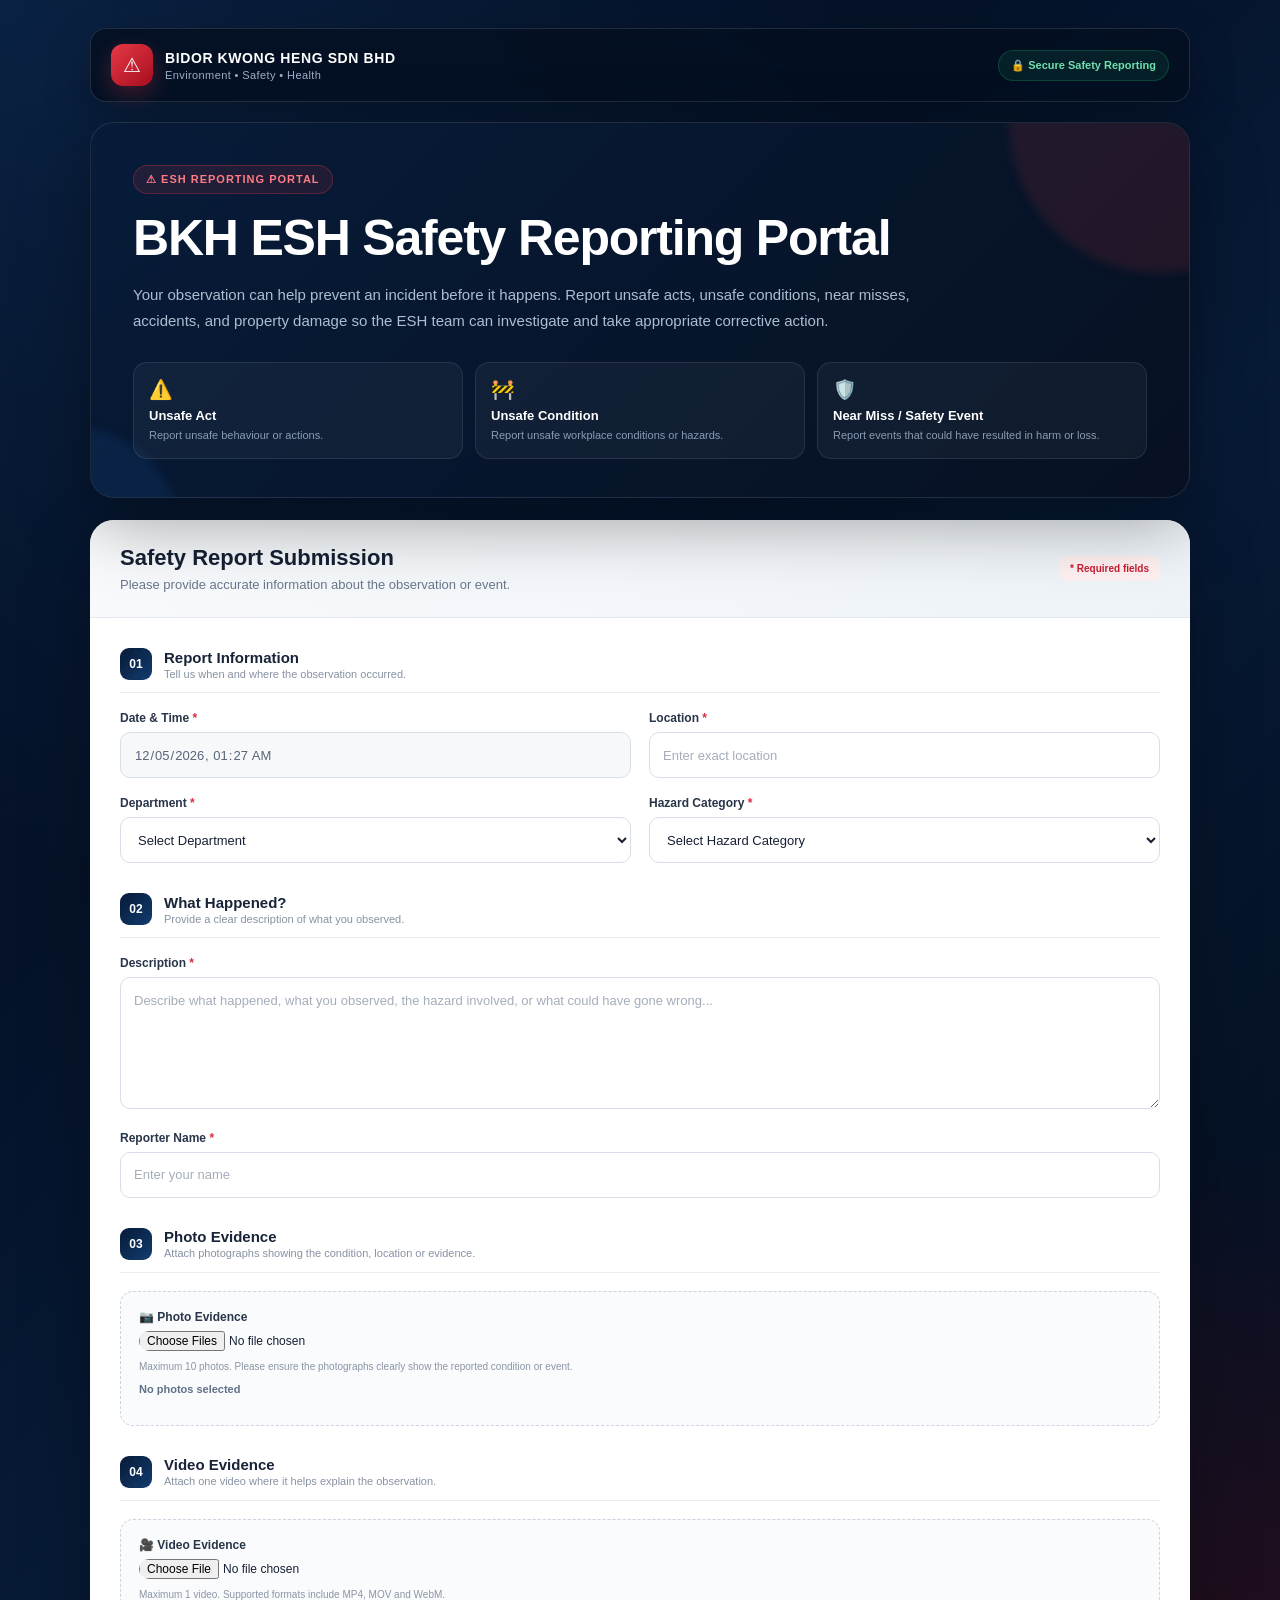
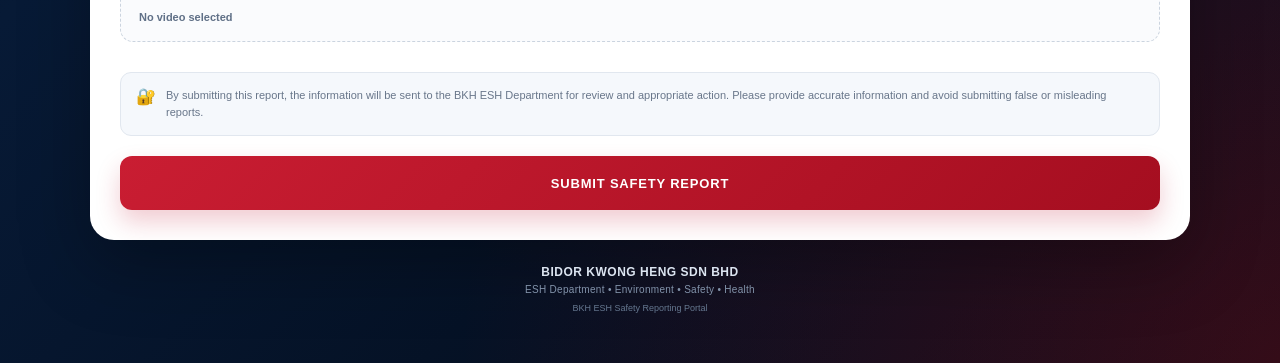
<file: index.html>
<!DOCTYPE html>
<html lang="en">

<head>

<meta charset="UTF-8">

<meta
    name="viewport"
    content="width=device-width, initial-scale=1.0"
>

<title>BKH ESH Safety Reporting Portal</title>

<!-- =====================================================
     FAVICON
===================================================== -->

<link
    rel="icon"
    type="image/svg+xml"
    href="data:image/svg+xml,%3Csvg xmlns='http://www.w3.org/2000/svg' viewBox='0 0 100 100'%3E%3Crect width='100' height='100' rx='20' fill='%23071a36'/%3E%3Ctext x='50' y='68' text-anchor='middle' font-size='58' fill='%23ffffff'%3E%E2%9A%A0%3C/text%3E%3C/svg%3E"
>


<style>

/* =========================================================
   RESET
========================================================= */

*{
    margin:0;
    padding:0;
    box-sizing:border-box;
}

html{
    scroll-behavior:smooth;
}

body{
    min-height:100vh;

    font-family:
        Inter,
        Arial,
        Helvetica,
        sans-serif;

    background:
        radial-gradient(
            circle at top left,
            rgba(20,66,120,.45),
            transparent 38%
        ),
        radial-gradient(
            circle at bottom right,
            rgba(180,20,35,.28),
            transparent 35%
        ),
        linear-gradient(
            135deg,
            #020817 0%,
            #071a36 50%,
            #030914 100%
        );

    color:#172033;
}


/* =========================================================
   PAGE WRAPPER
========================================================= */

.page{
    width:100%;
    min-height:100vh;

    padding:
        28px
        18px
        50px;
}


/* =========================================================
   MAIN CONTAINER
========================================================= */

.container{
    width:100%;
    max-width:1100px;

    margin:0 auto;
}


/* =========================================================
   TOP BRAND BAR
========================================================= */

.brand-bar{
    display:flex;

    align-items:center;
    justify-content:space-between;

    gap:20px;

    padding:
        15px
        20px;

    margin-bottom:20px;

    border:
        1px solid
        rgba(255,255,255,.12);

    border-radius:16px;

    background:
        rgba(4,15,32,.82);

    backdrop-filter:
        blur(14px);

    box-shadow:
        0 15px 45px
        rgba(0,0,0,.25);
}


.brand-left{
    display:flex;

    align-items:center;

    gap:12px;
}


.brand-icon{
    width:42px;
    height:42px;

    display:flex;

    align-items:center;
    justify-content:center;

    border-radius:12px;

    background:
        linear-gradient(
            135deg,
            #e63946,
            #a80f20
        );

    color:#fff;

    font-size:20px;

    box-shadow:
        0 8px 22px
        rgba(230,57,70,.28);
}


.brand-name{
    color:#fff;

    font-size:14px;

    font-weight:800;

    letter-spacing:.6px;
}


.brand-sub{
    margin-top:3px;

    color:#9eb0c9;

    font-size:11px;

    letter-spacing:.4px;
}


.secure-badge{
    display:flex;

    align-items:center;

    gap:7px;

    padding:
        8px
        12px;

    border-radius:999px;

    background:
        rgba(31,183,111,.10);

    border:
        1px solid
        rgba(31,183,111,.25);

    color:#70e1ae;

    font-size:11px;

    font-weight:700;
}


/* =========================================================
   HERO
========================================================= */

.hero{
    position:relative;

    overflow:hidden;

    padding:
        42px
        42px
        38px;

    border-radius:24px;

    background:
        linear-gradient(
            135deg,
            rgba(7,28,57,.97),
            rgba(7,17,34,.97)
        );

    border:
        1px solid
        rgba(255,255,255,.10);

    box-shadow:
        0 25px 70px
        rgba(0,0,0,.35);

    margin-bottom:22px;
}


.hero::before{
    content:"";

    position:absolute;

    width:300px;
    height:300px;

    right:-120px;
    top:-150px;

    border-radius:50%;

    background:
        rgba(230,57,70,.12);

    filter:blur(5px);
}


.hero::after{
    content:"";

    position:absolute;

    width:220px;
    height:220px;

    left:-130px;
    bottom:-150px;

    border-radius:50%;

    background:
        rgba(32,103,180,.14);

    filter:blur(5px);
}


.hero-content{
    position:relative;

    z-index:2;
}


.hero-pill{
    display:inline-flex;

    align-items:center;

    gap:7px;

    padding:
        7px
        12px;

    margin-bottom:17px;

    border-radius:999px;

    background:
        rgba(230,57,70,.11);

    border:
        1px solid
        rgba(230,57,70,.30);

    color:#ff7c86;

    font-size:11px;

    font-weight:800;

    letter-spacing:1px;
}


.hero h1{
    color:#fff;

    font-size:
        clamp(
            30px,
            5vw,
            50px
        );

    line-height:1.08;

    font-weight:900;

    letter-spacing:-1.2px;

    max-width:850px;
}


.hero-description{
    max-width:790px;

    margin-top:17px;

    color:#aebdd1;

    font-size:15px;

    line-height:1.75;
}


/* =========================================================
   REPORT TYPE CARDS
========================================================= */

.type-grid{
    position:relative;

    z-index:2;

    display:grid;

    grid-template-columns:
        repeat(
            3,
            minmax(0,1fr)
        );

    gap:12px;

    margin-top:27px;
}


.type-card{
    padding:15px;

    border-radius:14px;

    background:
        rgba(255,255,255,.045);

    border:
        1px solid
        rgba(255,255,255,.09);
}


.type-icon{
    font-size:19px;

    margin-bottom:7px;
}


.type-title{
    color:#fff;

    font-size:13px;

    font-weight:800;
}


.type-text{
    margin-top:4px;

    color:#899bb3;

    font-size:11px;

    line-height:1.5;
}


/* =========================================================
   FORM CARD
========================================================= */

.form-card{
    background:#fff;

    border-radius:24px;

    overflow:hidden;

    box-shadow:
        0 25px 70px
        rgba(0,0,0,.30);
}


/* =========================================================
   FORM HEADER
========================================================= */

.form-header{
    padding:
        25px
        30px;

    background:
        linear-gradient(
            135deg,
            #f8fafc,
            #eef3f8
        );

    border-bottom:
        1px solid
        #e3e8ef;
}


.form-header-row{
    display:flex;

    align-items:center;
    justify-content:space-between;

    gap:15px;
}


.form-header h2{
    color:#152033;

    font-size:22px;

    font-weight:850;
}


.form-header p{
    margin-top:6px;

    color:#69778b;

    font-size:13px;
}


.required-note{
    padding:
        7px
        11px;

    border-radius:8px;

    background:#fff1f2;

    color:#c81e32;

    font-size:10px;

    font-weight:800;

    white-space:nowrap;
}


/* =========================================================
   FORM BODY
========================================================= */

.form-body{
    padding:30px;
}


/* =========================================================
   FORM SECTION
========================================================= */

.form-section{
    margin-bottom:30px;
}


.section-heading{
    display:flex;

    align-items:center;

    gap:12px;

    margin-bottom:18px;

    padding-bottom:12px;

    border-bottom:
        1px solid
        #e8edf3;
}


.section-number{
    width:32px;
    height:32px;

    flex-shrink:0;

    display:flex;

    align-items:center;
    justify-content:center;

    border-radius:9px;

    background:
        linear-gradient(
            135deg,
            #071a36,
            #123c70
        );

    color:#fff;

    font-size:12px;

    font-weight:900;
}


.section-title{
    color:#182337;

    font-size:15px;

    font-weight:850;
}


.section-description{
    margin-top:2px;

    color:#8792a3;

    font-size:11px;
}


/* =========================================================
   FORM GRID
========================================================= */

.form-grid{
    display:grid;

    grid-template-columns:
        repeat(
            2,
            minmax(0,1fr)
        );

    gap:18px;
}


.form-group{
    min-width:0;
}


.form-group.full{
    grid-column:1 / -1;
}


/* =========================================================
   LABEL
========================================================= */

label{
    display:block;

    margin-bottom:7px;

    color:#293548;

    font-size:12px;

    font-weight:800;
}


.required{
    color:#d92d41;
}


/* =========================================================
   INPUTS
========================================================= */

input,
select,
textarea{
    width:100%;

    border:
        1px solid
        #d8dee7;

    border-radius:10px;

    background:#fff;

    color:#172033;

    font-family:inherit;

    font-size:13px;

    outline:none;

    transition:
        border-color .2s ease,
        box-shadow .2s ease,
        background .2s ease;
}


input,
select{
    height:46px;

    padding:
        0
        13px;
}


textarea{
    min-height:125px;

    padding:13px;

    resize:vertical;

    line-height:1.6;
}


input::placeholder,
textarea::placeholder{
    color:#a4adba;
}


input:focus,
select:focus,
textarea:focus{
    border-color:#315f98;

    box-shadow:
        0 0 0 3px
        rgba(49,95,152,.10);

    background:#fcfdff;
}


input[readonly]{
    background:#f6f8fa;

    color:#596579;
}


/* =========================================================
   FILE INPUT
========================================================= */

.file-box{
    position:relative;

    border:
        1.5px dashed
        #cbd4df;

    border-radius:13px;

    padding:18px;

    background:#fafbfd;

    transition:.2s ease;
}


.file-box:hover{
    border-color:#5479a7;

    background:#f7faff;
}


.file-box input[type="file"]{
    height:auto;

    padding:0;

    border:0;

    background:transparent;

    box-shadow:none;

    font-size:12px;

    cursor:pointer;
}


.file-help{
    margin-top:8px;

    color:#8a95a5;

    font-size:10px;

    line-height:1.5;
}


/* =========================================================
   PHOTO PREVIEW
========================================================= */

.photo-count{
    margin-top:9px;

    color:#607087;

    font-size:11px;

    font-weight:700;
}


.photo-preview{
    display:grid;

    grid-template-columns:
        repeat(
            auto-fill,
            minmax(85px,1fr)
        );

    gap:9px;

    margin-top:12px;
}


.photo-thumb{
    position:relative;

    height:85px;

    overflow:hidden;

    border-radius:9px;

    border:
        1px solid
        #dfe4eb;

    background:#f2f4f7;
}


.photo-thumb img{
    width:100%;
    height:100%;

    object-fit:cover;
}


/* =========================================================
   VIDEO INFO
========================================================= */

.video-info{
    margin-top:9px;

    color:#607087;

    font-size:11px;

    font-weight:700;
}


.video-preview{
    display:none;

    margin-top:13px;

    overflow:hidden;

    border-radius:12px;

    background:#07111f;

    border:
        1px solid
        #dce2ea;
}


.video-preview video{
    display:block;

    width:100%;

    max-height:360px;

    background:#000;
}


/* =========================================================
   SUBMIT NOTICE
========================================================= */

.submit-notice{
    display:flex;

    align-items:flex-start;

    gap:10px;

    padding:
        14px
        15px;

    margin-top:5px;

    border-radius:11px;

    background:#f5f8fc;

    border:
        1px solid
        #e1e7ef;
}


.notice-icon{
    flex-shrink:0;

    font-size:16px;
}


.submit-notice p{
    color:#68768a;

    font-size:11px;

    line-height:1.55;
}


/* =========================================================
   SUBMIT BUTTON
========================================================= */

.submit-area{
    margin-top:20px;
}


.submit-button{
    width:100%;

    height:54px;

    border:0;

    border-radius:12px;

    background:
        linear-gradient(
            135deg,
            #c91d32,
            #a50e20
        );

    color:#fff;

    font-family:inherit;

    font-size:13px;

    font-weight:900;

    letter-spacing:.8px;

    cursor:pointer;

    box-shadow:
        0 12px 25px
        rgba(190,25,48,.22);

    transition:
        transform .15s ease,
        box-shadow .15s ease,
        opacity .15s ease;
}


.submit-button:hover{
    transform:translateY(-1px);

    box-shadow:
        0 16px 30px
        rgba(190,25,48,.30);
}


.submit-button:active{
    transform:translateY(0);
}


.submit-button:disabled{
    opacity:.65;

    cursor:not-allowed;

    transform:none;
}


/* =========================================================
   SUCCESS MESSAGE
========================================================= */

.success-message{
    display:none;

    margin:
        0
        30px
        30px;

    padding:
        16px
        18px;

    border-radius:12px;

    background:#ecfdf5;

    border:
        1px solid
        #b7ebd2;

    color:#087443;

    font-size:13px;

    font-weight:700;

    line-height:1.5;
}


/* =========================================================
   FOOTER
========================================================= */

.footer{
    padding:
        25px
        10px
        0;

    text-align:center;
}


.footer-company{
    color:#dce5f1;

    font-size:12px;

    font-weight:800;

    letter-spacing:.5px;
}


.footer-dept{
    margin-top:5px;

    color:#8394ab;

    font-size:10px;

    letter-spacing:.3px;
}


.footer-portal{
    margin-top:8px;

    color:#65778f;

    font-size:9px;
}


/* =========================================================
   RESPONSIVE
========================================================= */

@media(max-width:800px){

    .page{
        padding:
            15px
            12px
            35px;
    }


    .brand-bar{
        padding:
            13px
            14px;
    }


    .secure-badge{
        display:none;
    }


    .hero{
        padding:
            30px
            24px
            28px;

        border-radius:20px;
    }


    .type-grid{
        grid-template-columns:1fr;
    }


    .type-card{
        padding:13px;
    }


    .form-header{
        padding:
            21px
            20px;
    }


    .form-body{
        padding:
            22px
            20px;
    }


    .form-header-row{
        align-items:flex-start;

        flex-direction:column;
    }


    .required-note{
        white-space:normal;
    }


    .form-grid{
        grid-template-columns:1fr;
    }


    .form-group.full{
        grid-column:auto;
    }


    .success-message{
        margin:
            0
            20px
            20px;
    }

}


@media(max-width:500px){

    .brand-name{
        font-size:12px;
    }


    .brand-sub{
        font-size:9px;
    }


    .brand-icon{
        width:37px;
        height:37px;
    }


    .hero h1{
        font-size:30px;
    }


    .hero-description{
        font-size:13px;

        line-height:1.65;
    }


    .form-header h2{
        font-size:19px;
    }


    .form-body{
        padding:
            20px
            16px;
    }


    input,
    select{
        height:48px;
    }


    textarea{
        min-height:135px;
    }


    .submit-button{
        height:55px;
    }

}


/* =========================================================
   ACCESSIBILITY
========================================================= */

button,
input,
select,
textarea{
    -webkit-tap-highlight-color:transparent;
}


button:focus-visible,
input:focus-visible,
select:focus-visible,
textarea:focus-visible{

    outline:
        3px solid
        rgba(49,95,152,.25);

    outline-offset:2px;
}

</style>

</head>


<body>


<div class="page">

<div class="container">


<!-- =====================================================
     BRAND BAR
===================================================== -->

<div class="brand-bar">

    <div class="brand-left">

        <div class="brand-icon">
            ⚠
        </div>

        <div>

            <div class="brand-name">
                BIDOR KWONG HENG SDN BHD
            </div>

            <div class="brand-sub">
                Environment • Safety • Health
            </div>

        </div>

    </div>


    <div class="secure-badge">
        🔒 Secure Safety Reporting
    </div>

</div>



<!-- =====================================================
     HERO
===================================================== -->

<section class="hero">

<div class="hero-content">


<div class="hero-pill">
    ⚠ ESH REPORTING PORTAL
</div>


<h1>
    BKH ESH Safety Reporting Portal
</h1>


<p class="hero-description">

    Your observation can help prevent an incident before it happens.
    Report unsafe acts, unsafe conditions, near misses, accidents,
    and property damage so the ESH team can investigate and take
    appropriate corrective action.

</p>



<div class="type-grid">


<div class="type-card">

    <div class="type-icon">
        ⚠️
    </div>

    <div class="type-title">
        Unsafe Act
    </div>

    <div class="type-text">
        Report unsafe behaviour or actions.
    </div>

</div>



<div class="type-card">

    <div class="type-icon">
        🚧
    </div>

    <div class="type-title">
        Unsafe Condition
    </div>

    <div class="type-text">
        Report unsafe workplace conditions or hazards.
    </div>

</div>



<div class="type-card">

    <div class="type-icon">
        🛡️
    </div>

    <div class="type-title">
        Near Miss / Safety Event
    </div>

    <div class="type-text">
        Report events that could have resulted in harm or loss.
    </div>

</div>


</div>


</div>

</section>



<!-- =====================================================
     FORM CARD
===================================================== -->

<div class="form-card">


<!-- FORM HEADER -->

<div class="form-header">

<div class="form-header-row">

<div>

<h2>
    Safety Report Submission
</h2>

<p>
    Please provide accurate information about the observation or event.
</p>

</div>


<div class="required-note">
    * Required fields
</div>

</div>

</div>



<!-- FORM BODY -->

<div class="form-body">


<form
    id="nearMissForm"
>


<!-- =====================================================
     SECTION 01
===================================================== -->

<div class="form-section">


<div class="section-heading">

<div class="section-number">
    01
</div>

<div>

<div class="section-title">
    Report Information
</div>

<div class="section-description">
    Tell us when and where the observation occurred.
</div>

</div>

</div>



<div class="form-grid">


<!-- DATE TIME -->

<div class="form-group">

<label for="dateTime">

    Date &amp; Time

    <span class="required">
        *
    </span>

</label>

<input
    type="datetime-local"
    id="dateTime"
    name="dateTime"
    required
    readonly
>

</div>



<!-- LOCATION -->

<div class="form-group">

<label for="location">

    Location

    <span class="required">
        *
    </span>

</label>

<input
    type="text"
    id="location"
    name="location"
    placeholder="Enter exact location"
    maxlength="500"
    required
>

</div>



<!-- DEPARTMENT -->

<div class="form-group">

<label for="department">

    Department

    <span class="required">
        *
    </span>

</label>

<select
    id="department"
    name="department"
    required
>

<option value="">
    Select Department
</option>

<option value="Office">
    Office
</option>

<option value="Old Production">
    Old Production
</option>

<option value="New Production">
    New Production
</option>

<option value="QA/QC">
    QA/QC
</option>

<option value="RMS/FGS/WIP">
    RMS/FGS/WIP
</option>

<option value="KOJI">
    KOJI
</option>

<option value="Paste Blending">
    Paste Blending
</option>

<option value="Sauce Blending">
    Sauce Blending
</option>

<option value="WWTP">
    WWTP
</option>

<option value="Engineering">
    Engineering
</option>

<option value="Security">
    Security
</option>

<option value="Contractor">
    Contractor
</option>

<option value="Visitor">
    Visitor
</option>

</select>

</div>



<!-- HAZARD CATEGORY -->

<div class="form-group">

<label for="hazardCategory">

    Hazard Category

    <span class="required">
        *
    </span>

</label>

<select
    id="hazardCategory"
    name="hazardCategory"
    required
>

<option value="">
    Select Hazard Category
</option>

<option value="Near Miss">
    Near Miss
</option>

<option value="Unsafe Act">
    Unsafe Act
</option>

<option value="Unsafe Condition">
    Unsafe Condition
</option>

<option value="Accident">
    Accident
</option>

<option value="Property Damage">
    Property Damage
</option>

</select>

</div>


</div>

</div>



<!-- =====================================================
     SECTION 02
===================================================== -->

<div class="form-section">


<div class="section-heading">

<div class="section-number">
    02
</div>

<div>

<div class="section-title">
    What Happened?
</div>

<div class="section-description">
    Provide a clear description of what you observed.
</div>

</div>

</div>



<div class="form-grid">


<!-- DESCRIPTION -->

<div class="form-group full">

<label for="whatHappened">

    Description

    <span class="required">
        *
    </span>

</label>

<textarea
    id="whatHappened"
    name="whatHappened"
    rows="5"
    maxlength="5000"
    placeholder="Describe what happened, what you observed, the hazard involved, or what could have gone wrong..."
    required
></textarea>

</div>



<!-- REPORTER -->

<div class="form-group full">

<label for="reporterName">

    Reporter Name

    <span class="required">
        *
    </span>

</label>

<input
    type="text"
    id="reporterName"
    name="reporterName"
    maxlength="150"
    placeholder="Enter your name"
    required
>

</div>


</div>

</div>



<!-- =====================================================
     SECTION 03
===================================================== -->

<div class="form-section">


<div class="section-heading">

<div class="section-number">
    03
</div>

<div>

<div class="section-title">
    Photo Evidence
</div>

<div class="section-description">
    Attach photographs showing the condition, location or evidence.
</div>

</div>

</div>



<div class="file-box">

<label for="photo">

    📷 Photo Evidence

</label>

<input
    type="file"
    id="photo"
    name="photo"
    accept="image/*"
    multiple
>

<div class="file-help">

    Maximum 10 photos.
    Please ensure the photographs clearly show the reported condition or event.

</div>

<div
    id="photoCount"
    class="photo-count"
>
    No photos selected
</div>

<div
    id="photoPreview"
    class="photo-preview"
></div>

</div>

</div>



<!-- =====================================================
     SECTION 04
===================================================== -->

<div class="form-section">


<div class="section-heading">

<div class="section-number">
    04
</div>

<div>

<div class="section-title">
    Video Evidence
</div>

<div class="section-description">
    Attach one video where it helps explain the observation.
</div>

</div>

</div>



<div class="file-box">

<label for="video">

    🎥 Video Evidence

</label>

<input
    type="file"
    id="video"
    name="video"
    accept="video/mp4,video/quicktime,video/webm"
>

<div class="file-help">

    Maximum 1 video.
    Supported formats include MP4, MOV and WebM.

</div>

<div
    id="videoInfo"
    class="video-info"
>
    No video selected
</div>


<div
    id="videoPreview"
    class="video-preview"
>

<video
    id="videoPlayer"
    controls
    playsinline
></video>

</div>

</div>

</div>



<!-- =====================================================
     SUBMIT NOTICE
===================================================== -->

<div class="submit-notice">

<div class="notice-icon">
    🔐
</div>

<p>

    By submitting this report, the information will be sent to
    the BKH ESH Department for review and appropriate action.
    Please provide accurate information and avoid submitting
    false or misleading reports.

</p>

</div>



<!-- =====================================================
     SUBMIT BUTTON
===================================================== -->

<div class="submit-area">

<button
    type="submit"
    class="submit-button"
>

    SUBMIT SAFETY REPORT

</button>

</div>


</form>


</div>



<!-- =====================================================
     SUCCESS MESSAGE
===================================================== -->

<div
    id="successMessage"
    class="success-message"
></div>


</div>



<!-- =====================================================
     FOOTER
===================================================== -->

<div class="footer">

<div class="footer-company">
    BIDOR KWONG HENG SDN BHD
</div>

<div class="footer-dept">
    ESH Department • Environment • Safety • Health
</div>

<div class="footer-portal">
    BKH ESH Safety Reporting Portal
</div>

</div>


</div>

</div>



<!-- =====================================================
     PAGE ENHANCEMENT SCRIPT
===================================================== -->

<script>

document.addEventListener(
    "DOMContentLoaded",
    function(){

        /* =================================================
           DATE & TIME
        ================================================= */

        const dateTime =
            document.getElementById(
                "dateTime"
            );

        if(
            dateTime &&
            !dateTime.value
        ){

            const now =
                new Date();

            const year =
                now.getFullYear();

            const month =
                String(
                    now.getMonth() + 1
                ).padStart(
                    2,
                    "0"
                );

            const day =
                String(
                    now.getDate()
                ).padStart(
                    2,
                    "0"
                );

            const hours =
                String(
                    now.getHours()
                ).padStart(
                    2,
                    "0"
                );

            const minutes =
                String(
                    now.getMinutes()
                ).padStart(
                    2,
                    "0"
                );

            dateTime.value =
                `${year}-${month}-${day}T${hours}:${minutes}`;

        }



        /* =================================================
           PHOTO PREVIEW
        ================================================= */

        const photoInput =
            document.getElementById(
                "photo"
            );

        const photoCount =
            document.getElementById(
                "photoCount"
            );

        const photoPreview =
            document.getElementById(
                "photoPreview"
            );


        if(photoInput){

            photoInput.addEventListener(
                "change",
                function(){

                    const files =
                        Array.from(
                            photoInput.files
                        );


                    if(
                        files.length >
                        10
                    ){

                        alert(
                            "Maximum 10 photos are allowed."
                        );

                        photoInput.value =
                            "";

                        if(photoCount){

                            photoCount.textContent =
                                "No photos selected";

                        }

                        if(photoPreview){

                            photoPreview.innerHTML =
                                "";

                        }

                        return;

                    }


                    if(photoCount){

                        photoCount.textContent =
                            files.length === 0
                                ? "No photos selected"
                                : `${files.length} photo${files.length > 1 ? "s" : ""} selected`;

                    }


                    if(photoPreview){

                        photoPreview.innerHTML =
                            "";

                        files.forEach(
                            function(file){

                                if(
                                    !file.type.startsWith(
                                        "image/"
                                    )
                                ){

                                    return;

                                }


                                const reader =
                                    new FileReader();


                                reader.onload =
                                    function(event){

                                        const wrapper =
                                            document.createElement(
                                                "div"
                                            );

                                        wrapper.className =
                                            "photo-thumb";


                                        const img =
                                            document.createElement(
                                                "img"
                                            );

                                        img.src =
                                            event.target.result;

                                        img.alt =
                                            "Photo evidence";


                                        wrapper.appendChild(
                                            img
                                        );

                                        photoPreview.appendChild(
                                            wrapper
                                        );

                                    };


                                reader.readAsDataURL(
                                    file
                                );

                            }
                        );

                    }

                }
            );

        }



        /* =================================================
           VIDEO PREVIEW
        ================================================= */

        const videoInput =
            document.getElementById(
                "video"
            );

        const videoInfo =
            document.getElementById(
                "videoInfo"
            );

        const videoPreview =
            document.getElementById(
                "videoPreview"
            );

        const videoPlayer =
            document.getElementById(
                "videoPlayer"
            );


        if(videoInput){

            videoInput.addEventListener(
                "change",
                function(){

                    const file =
                        videoInput.files &&
                        videoInput.files[0];


                    if(!file){

                        if(videoInfo){

                            videoInfo.textContent =
                                "No video selected";

                        }

                        if(videoPreview){

                            videoPreview.style.display =
                                "none";

                        }

                        if(videoPlayer){

                            videoPlayer.removeAttribute(
                                "src"
                            );

                            videoPlayer.load();

                        }

                        return;

                    }


                    if(videoInfo){

                        const sizeMB =
                            (
                                file.size /
                                (
                                    1024 *
                                    1024
                                )
                            ).toFixed(1);

                        videoInfo.textContent =
                            `${file.name} • ${sizeMB} MB`;

                    }


                    if(
                        videoPlayer &&
                        videoPreview
                    ){

                        const url =
                            URL.createObjectURL(
                                file
                            );

                        videoPlayer.src =
                            url;

                        videoPreview.style.display =
                            "block";

                    }

                }
            );

        }

    }
);

</script>



<!-- =====================================================
     EXISTING FORM SUBMISSION SCRIPT
===================================================== -->

<script src="script.js"></script>


</body>

</html>
</file>
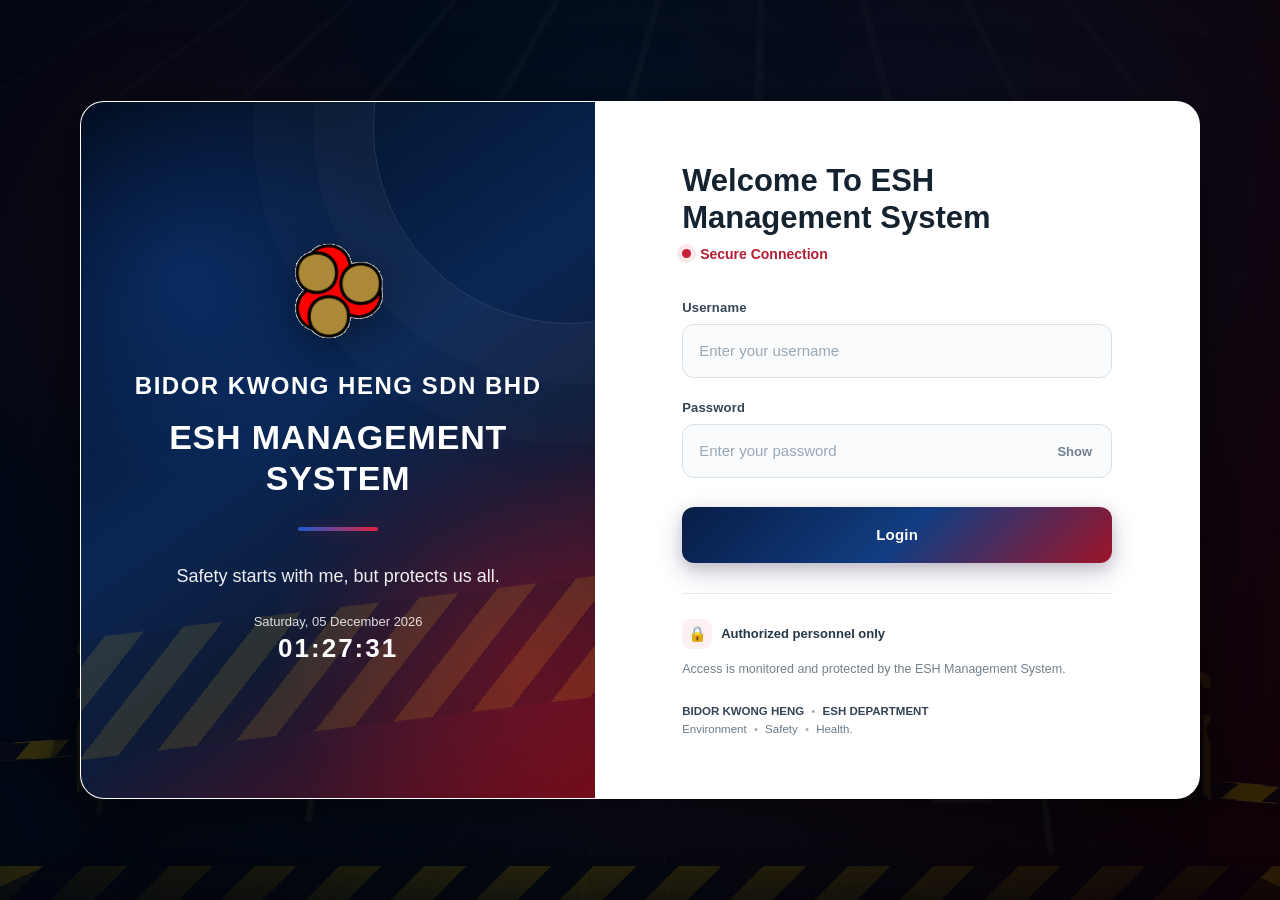
<file: esh-login.html>
<!DOCTYPE html>
<html lang="en">

<head>
<meta charset="UTF-8">
<meta name="viewport" content="width=device-width, initial-scale=1.0">
<title>ESH Management System | Bidor Kwong Heng</title>

<style>
/* =========================================================
   RESET
========================================================= */
*{margin:0;padding:0;box-sizing:border-box;}

html,body{width:100%;min-height:100%;}

body{
    font-family:Inter,-apple-system,BlinkMacSystemFont,"Segoe UI",Arial,Helvetica,sans-serif;
    min-height:100vh;
    display:flex;
    align-items:center;
    justify-content:center;
    padding:30px;
    color:#17212b;
    overflow-x:hidden;
    background:
        radial-gradient(circle at 15% 20%,rgba(180,20,35,.40),transparent 28%),
        radial-gradient(circle at 85% 75%,rgba(120,10,25,.35),transparent 30%),
        linear-gradient(135deg,#020817 0%,#071a36 35%,#101b38 55%,#4a0712 100%);
}

/* =========================================================
   SAFETY BACKGROUND
========================================================= */
.safety-background{
    position:fixed;
    inset:0;
    z-index:0;
    overflow:hidden;
    pointer-events:none;
    background:
        radial-gradient(circle at 12% 25%,rgba(220,30,45,.28),transparent 24%),
        radial-gradient(circle at 88% 18%,rgba(40,90,180,.28),transparent 25%),
        radial-gradient(circle at 55% 80%,rgba(180,15,35,.20),transparent 32%),
        linear-gradient(120deg,#020817 0%,#071a36 40%,#111a35 65%,#3c0712 100%);
}

.safety-background::before{
    content:"";
    position:absolute;
    width:160%;
    height:180px;
    top:0;
    left:-20%;
    background:repeating-linear-gradient(
        90deg,transparent 0,transparent 95px,
        rgba(255,255,255,.055) 96px,rgba(255,255,255,.055) 102px
    );
    transform:perspective(600px) rotateX(58deg);
    transform-origin:top;
    opacity:.8;
}

.safety-background::after{
    content:"";
    position:absolute;
    left:-10%;
    right:-10%;
    bottom:-5%;
    height:48%;
    background:
        repeating-linear-gradient(
            90deg,rgba(255,255,255,.035) 0,
            rgba(255,255,255,.035) 2px,transparent 2px,transparent 100px
        ),
        linear-gradient(180deg,rgba(10,30,55,.10),rgba(2,5,12,.96));
    transform:perspective(500px) rotateX(55deg);
    transform-origin:bottom;
}

/* =========================================================
   SAFETY BARRICADES
========================================================= */
.barricade{
    position:absolute;
    height:18px;
    background:repeating-linear-gradient(
        135deg,#ffd400 0,#ffd400 28px,#111820 28px,#111820 56px
    );
    box-shadow:0 8px 18px rgba(0,0,0,.55);
    border:1px solid rgba(255,255,255,.15);
}

.barricade.one{
    width:430px;left:-50px;bottom:150px;transform:rotate(-4deg);
}
.barricade.two{
    width:350px;right:-70px;bottom:105px;transform:rotate(5deg);
}
.barricade.three{
    width:280px;left:8%;top:130px;transform:rotate(3deg);opacity:.75;
}

.barricade-leg{
    position:absolute;width:9px;height:90px;
    background:linear-gradient(90deg,#20282d,#5c666b,#161c20);
    box-shadow:0 6px 10px rgba(0,0,0,.45);
}
.leg1{left:100px;bottom:85px;transform:rotate(8deg);}
.leg2{left:310px;bottom:78px;transform:rotate(8deg);}
.leg3{right:230px;bottom:45px;transform:rotate(-8deg);}

.hazard-floor{
    position:absolute;height:34px;width:100%;bottom:0;left:0;
    background:repeating-linear-gradient(
        135deg,#ffd400 0,#ffd400 30px,#15191c 30px,#15191c 60px
    );
    opacity:.85;
    box-shadow:0 -5px 25px rgba(0,0,0,.65);
}

/* =========================================================
   WARNING SIGNS
========================================================= */
.warning-sign{
    position:absolute;width:92px;height:92px;
    background:#ffd400;border:7px solid #111820;
    clip-path:polygon(50% 0,100% 100%,0 100%);
    display:flex;align-items:center;justify-content:center;
    filter:drop-shadow(0 8px 12px rgba(0,0,0,.55));
}
.warning-sign span{
    color:#111;font-size:35px;font-weight:900;transform:translateY(15px);
}
.warning-one{left:7%;top:16%;transform:rotate(-7deg);}
.warning-two{right:7%;top:26%;transform:rotate(8deg);}

/* =========================================================
   WORKER SILHOUETTES
========================================================= */
.worker{
    position:absolute;bottom:30px;width:110px;height:230px;
    opacity:.45;filter:drop-shadow(0 10px 20px rgba(0,0,0,.65));
}
.worker-head{
    position:absolute;width:42px;height:42px;border-radius:50%;
    background:#05090e;top:0;left:34px;
}
.worker-helmet{
    position:absolute;width:58px;height:20px;
    border-radius:35px 35px 10px 10px;
    background:#f5c400;top:-5px;left:26px;
}
.worker-body{
    position:absolute;width:70px;height:110px;
    border-radius:15px 15px 8px 8px;
    background:#080f16;top:43px;left:20px;
}
.worker-vest{
    position:absolute;width:58px;height:105px;top:48px;left:26px;
    border-left:9px solid #f5c400;border-right:9px solid #f5c400;
}
.worker-leg-left,.worker-leg-right{
    position:absolute;width:20px;height:85px;
    background:#05090e;top:145px;border-radius:8px;
}
.worker-leg-left{left:28px;}
.worker-leg-right{right:28px;}
.worker-arm-left,.worker-arm-right{
    position:absolute;width:18px;height:85px;
    background:#05090e;top:55px;border-radius:10px;
}
.worker-arm-left{left:5px;transform:rotate(15deg);}
.worker-arm-right{right:5px;transform:rotate(-15deg);}
.worker-one{left:4%;}
.worker-two{right:3%;transform:scale(.82);bottom:15px;}

/* =========================================================
   FORKLIFT
========================================================= */
.forklift{
    position:absolute;right:12%;bottom:95px;width:190px;height:100px;opacity:.38;
}
.forklift-body{
    position:absolute;left:35px;bottom:10px;width:115px;height:65px;
    background:#101a27;border:2px solid rgba(255,210,0,.75);border-radius:8px;
}
.forklift-roof{
    position:absolute;left:55px;bottom:75px;width:90px;height:12px;background:#111923;
}
.forklift-pillar{
    position:absolute;left:63px;bottom:25px;width:7px;height:65px;background:#2b3740;
}
.forklift-wheel{
    position:absolute;width:27px;height:27px;border-radius:50%;
    background:#05080c;border:4px solid #3d4b50;bottom:0;
}
.wheel-one{left:45px;}
.wheel-two{right:20px;}
.fork{
    position:absolute;left:-5px;bottom:17px;width:60px;height:7px;background:#b6c0c3;
}
.fork::after{
    content:"";position:absolute;width:60px;height:7px;background:#b6c0c3;top:15px;
}

.esh-glow{
    position:absolute;width:500px;height:500px;left:50%;top:50%;
    transform:translate(-50%,-50%);border-radius:50%;
    background:radial-gradient(circle,rgba(30,70,150,.16),rgba(150,10,30,.08),transparent 68%);
}

.background-overlay{
    position:fixed;inset:0;z-index:1;
    background:
        linear-gradient(90deg,rgba(2,8,22,.64),rgba(3,12,28,.28) 45%,rgba(15,2,9,.68)),
        radial-gradient(ellipse at center,transparent 20%,rgba(0,0,0,.60) 100%);
}

/* =========================================================
   LOGIN CONTAINER
========================================================= */
.login-container{
    position:relative;z-index:5;width:100%;max-width:1120px;min-height:650px;
    display:grid;grid-template-columns:46% 54%;background:#fff;border-radius:24px;
    overflow:hidden;
    box-shadow:0 35px 90px rgba(0,0,0,.55),0 10px 30px rgba(0,0,0,.35);
    border:1px solid rgba(255,255,255,.35);
}

/* =========================================================
   LEFT PANEL
========================================================= */
.left-panel{
    position:relative;display:flex;align-items:center;justify-content:center;
    text-align:center;padding:60px 50px;color:#fff;overflow:hidden;
    background:
        radial-gradient(circle at 20% 25%,rgba(20,80,180,.32),transparent 32%),
        radial-gradient(circle at 85% 80%,rgba(200,20,40,.30),transparent 35%),
        linear-gradient(145deg,#020b1c 0%,#092653 45%,#101b38 65%,#680b18 100%);
}
.left-panel::before{
    content:"";position:absolute;width:150%;height:120px;left:-25%;bottom:70px;
    background:repeating-linear-gradient(
        135deg,rgba(255,209,0,.90) 0,rgba(255,209,0,.90) 28px,
        rgba(10,20,24,.90) 28px,rgba(10,20,24,.90) 56px
    );
    transform:rotate(-7deg);opacity:.13;
}
.left-panel::after{
    content:"";position:absolute;width:390px;height:390px;
    border:1px solid rgba(255,255,255,.12);border-radius:50%;
    top:-170px;right:-170px;
    box-shadow:0 0 0 60px rgba(255,255,255,.02),0 0 0 120px rgba(255,255,255,.015);
}
.left-content{position:relative;z-index:3;width:100%;max-width:430px;}
.company-logo{
    width:110px;height:110px;object-fit:contain;display:block;
    margin:0 auto 24px;
    filter:drop-shadow(0 8px 18px rgba(0,0,0,.35));
}
.company-name{
    font-size:24px;font-weight:800;letter-spacing:1.5px;line-height:1.35;
    margin-bottom:15px;text-transform:uppercase;
}
.system-name{
    font-size:34px;font-weight:750;letter-spacing:.8px;line-height:1.2;
    text-transform:uppercase;
}
.left-divider{
    width:80px;height:4px;border-radius:10px;
    background:linear-gradient(90deg,#1d5bd1,#e3223b);
    margin:28px auto 30px;
    box-shadow:0 0 15px rgba(225,30,55,.30);
}
.safety-quote{
    font-size:18px;font-weight:500;line-height:1.7;
    color:rgba(255,255,255,.93);max-width:350px;margin:0 auto;
}

/* =========================================================
   LIVE DATE AND TIME
========================================================= */
.live-datetime{
    margin-top:18px;
    text-align:center;
    color:#fff;
}
.live-date{
    font-size:13px;
    line-height:1.8;
    color:rgba(255,255,255,.85);
}
.live-time{
    font-size:26px;
    font-weight:750;
    letter-spacing:2px;
    font-variant-numeric:tabular-nums;
}

/* =========================================================
   RIGHT PANEL
========================================================= */
.right-panel{
    background:#fff;display:flex;align-items:center;justify-content:center;
    padding:60px 70px;
}
.login-content{width:100%;max-width:430px;}
.login-title{
    font-size:31px;font-weight:750;color:#152330;line-height:1.2;margin-bottom:10px;
}
.login-subtitle{
    font-size:14px;font-weight:650;color:#b21d32;
    display:flex;align-items:center;gap:9px;margin-bottom:38px;
}
.login-subtitle::before{
    content:"";width:9px;height:9px;border-radius:50%;
    background:#c82038;box-shadow:0 0 0 5px rgba(200,32,56,.10);
}
.form-group{margin-bottom:22px;}
.form-label{
    display:block;font-size:13px;font-weight:700;color:#344454;
    margin-bottom:9px;letter-spacing:.2px;
}
.input-wrapper{position:relative;width:100%;}
.form-input{
    width:100%;height:54px;border:1px solid #d8e1e7;border-radius:12px;
    background:#f9fbfc;color:#17212b;font-size:15px;padding:0 16px;outline:none;
    transition:border-color .2s ease,box-shadow .2s ease,background .2s ease;
}
.form-input::placeholder{color:#9aa8b4;}
.form-input:hover{border-color:#b9c9d3;}
.form-input:focus{
    background:#fff;border-color:#b21d32;box-shadow:0 0 0 4px rgba(178,29,50,.10);
}
.password-toggle{
    position:absolute;right:14px;top:50%;transform:translateY(-50%);
    border:none;background:transparent;cursor:pointer;font-size:13px;
    font-weight:700;color:#71808d;padding:6px;
}
.password-toggle:hover{color:#b21d32;}
.login-button{
    width:100%;height:56px;border:none;border-radius:12px;margin-top:7px;
    background:linear-gradient(135deg,#071d46,#123d82 52%,#9e1429);
    color:#fff;font-size:15px;font-weight:750;letter-spacing:.2px;cursor:pointer;
    box-shadow:0 9px 24px rgba(20,42,90,.25),0 4px 12px rgba(150,20,40,.12);
    transition:transform .2s ease,box-shadow .2s ease,filter .2s ease;
}
.login-button:hover{
    transform:translateY(-1px);
    box-shadow:0 13px 28px rgba(20,42,90,.30),0 7px 18px rgba(150,20,40,.18);
    filter:brightness(1.05);
}
.login-button:active{transform:translateY(0);}
.login-button:disabled{cursor:not-allowed;opacity:.7;transform:none;}
.security-box{margin-top:30px;padding-top:25px;border-top:1px solid #e5ebef;}
.authorized{
    display:flex;align-items:center;gap:9px;color:#263746;
    font-size:13px;line-height:1.5;margin-bottom:10px;
}
.authorized-icon{
    width:30px;height:30px;border-radius:9px;background:#fdf0f2;
    display:flex;align-items:center;justify-content:center;font-size:15px;flex-shrink:0;
}
.authorized strong{font-weight:750;}
.security-description{
    color:#71808d;font-size:12.5px;line-height:1.65;margin-bottom:22px;
}
.login-footer{text-align:left;font-size:11.5px;line-height:1.6;color:#687986;}
.login-footer strong{color:#344454;font-weight:750;}
.footer-separator{margin:0 4px;color:#a4b0b8;}

/* =========================================================
   ERROR AND SUCCESS
========================================================= */
.error-message,.success-message{
    display:none;margin-top:15px;padding:12px 14px;border-radius:10px;
    font-size:13px;line-height:1.5;
}
.error-message{
    background:#fff2f2;border:1px solid #f3cccc;color:#b42318;
}
.success-message{
    background:#effbf5;border:1px solid #bcebd0;color:#087443;
}
.error-message.show,.success-message.show{display:block;}
.login-button.loading{opacity:.75;cursor:wait;pointer-events:none;}

/* =========================================================
   RESPONSIVE
========================================================= */
@media(max-width:850px){
    body{padding:18px;}
    .login-container{
        grid-template-columns:1fr;min-height:auto;max-width:560px;border-radius:22px;
    }
    .left-panel{padding:45px 30px;min-height:350px;}
    .company-logo{width:95px;height:95px;margin-bottom:20px;}
    .company-name{font-size:19px;}
    .system-name{font-size:28px;}
    .safety-quote{font-size:16px;}
    .right-panel{padding:45px 30px;}
    .login-title{font-size:27px;}
}

@media(max-width:480px){
    body{padding:10px;}
    .login-container{border-radius:18px;}
    .left-panel{padding:38px 20px;min-height:310px;}
    .company-logo{width:80px;height:80px;margin-bottom:17px;}
    .company-name{font-size:17px;letter-spacing:1px;}
    .system-name{font-size:24px;}
    .left-divider{margin:22px auto;}
    .safety-quote{font-size:15px;}
    .live-date{font-size:12px;}
    .live-time{font-size:24px;}
    .right-panel{padding:35px 22px;}
    .login-title{font-size:24px;}
    .login-subtitle{margin-bottom:30px;}
    .form-input{height:52px;}
    .login-button{height:54px;}
}

@media(prefers-reduced-motion:reduce){
    *{animation:none !important;transition:none !important;}
}
</style>
</head>

<body>

<!-- =======================================================
     SAFETY BACKGROUND
======================================================= -->
<div class="safety-background">
    <div class="esh-glow"></div>
    <div class="barricade one"></div>
    <div class="barricade two"></div>
    <div class="barricade three"></div>
    <div class="barricade-leg leg1"></div>
    <div class="barricade-leg leg2"></div>
    <div class="barricade-leg leg3"></div>

    <div class="warning-sign warning-one"><span>!</span></div>
    <div class="warning-sign warning-two"><span>!</span></div>

    <div class="worker worker-one">
        <div class="worker-helmet"></div>
        <div class="worker-head"></div>
        <div class="worker-body"></div>
        <div class="worker-vest"></div>
        <div class="worker-arm-left"></div>
        <div class="worker-arm-right"></div>
        <div class="worker-leg-left"></div>
        <div class="worker-leg-right"></div>
    </div>

    <div class="worker worker-two">
        <div class="worker-helmet"></div>
        <div class="worker-head"></div>
        <div class="worker-body"></div>
        <div class="worker-vest"></div>
        <div class="worker-arm-left"></div>
        <div class="worker-arm-right"></div>
        <div class="worker-leg-left"></div>
        <div class="worker-leg-right"></div>
    </div>

    <div class="forklift">
        <div class="forklift-roof"></div>
        <div class="forklift-pillar"></div>
        <div class="forklift-body"></div>
        <div class="forklift-wheel wheel-one"></div>
        <div class="forklift-wheel wheel-two"></div>
        <div class="fork"></div>
    </div>

    <div class="hazard-floor"></div>
</div>

<div class="background-overlay"></div>

<!-- =======================================================
     LOGIN CONTAINER
======================================================= -->
<div class="login-container">

    <!-- LEFT PANEL -->
    <section class="left-panel">
        <div class="left-content">

            <img
                src="logo_BidorKwongHeng.png"
                alt="Bidor Kwong Heng Logo"
                class="company-logo"
            >

            <div class="company-name">
                BIDOR KWONG HENG SDN BHD
            </div>

            <div class="system-name">
                ESH MANAGEMENT SYSTEM
            </div>

            <div class="left-divider"></div>

            <div class="safety-quote">
                Safety starts with me, but protects us all.
            </div>

            <div class="live-datetime">
                <div id="liveDate" class="live-date" aria-live="off"></div>
                <div id="liveTime" class="live-time" aria-live="off"></div>
            </div>

        </div>
    </section>

    <!-- RIGHT PANEL -->
    <section class="right-panel">
        <div class="login-content">

            <h1 class="login-title">
                Welcome To ESH Management System
            </h1>

            <div class="login-subtitle">
                Secure Connection
            </div>

            <form id="loginForm" onsubmit="handleLogin(event)">

                <div class="form-group">
                    <label class="form-label" for="username">
                        Username
                    </label>

                    <div class="input-wrapper">
                        <input
                            type="text"
                            id="username"
                            name="username"
                            class="form-input"
                            placeholder="Enter your username"
                            autocomplete="username"
                            required
                        >
                    </div>
                </div>

                <div class="form-group">
                    <label class="form-label" for="password">
                        Password
                    </label>

                    <div class="input-wrapper">
                        <input
                            type="password"
                            id="password"
                            name="password"
                            class="form-input"
                            placeholder="Enter your password"
                            autocomplete="current-password"
                            required
                        >

                        <button
                            type="button"
                            class="password-toggle"
                            id="passwordToggle"
                            onclick="togglePassword()"
                            aria-label="Show password"
                        >
                            Show
                        </button>
                    </div>
                </div>

                <button
                    type="submit"
                    class="login-button"
                    id="loginButton"
                >
                    Login
                </button>

                <div class="error-message" id="loginError"></div>

                <div class="success-message" id="loginSuccess">
                    Login successful. Opening ESH Management System...
                </div>

            </form>

            <div class="security-box">

                <div class="authorized">
                    <div class="authorized-icon">🔒</div>
                    <div>
                        <strong>Authorized personnel only</strong>
                    </div>
                </div>

                <div class="security-description">
                    Access is monitored and protected by
                    the ESH Management System.
                </div>

                <div class="login-footer">
                    <strong>BIDOR KWONG HENG</strong>
                    <span class="footer-separator">•</span>
                    <strong>ESH DEPARTMENT</strong>
                    <br>
                    Environment
                    <span class="footer-separator">•</span>
                    Safety
                    <span class="footer-separator">•</span>
                    Health.
                </div>

            </div>
        </div>
    </section>

</div>

<script>

/* =========================================================
   GOOGLE APPS SCRIPT API
========================================================= */

const GOOGLE_SCRIPT_URL =
    "https://script.google.com/macros/s/AKfycbyvYdD4VfoUM-vD5yS2AdJ_vCSNOU3TE6qY1J9ZIqFHqndGF-a_LXbX0GDmmU3A5VRrIw/exec";


/* =========================================================
   LIVE MALAYSIA DATE AND TIME
========================================================= */

function updateLiveDateTime(){

    const now = new Date();

    const dateElement =
        document.getElementById("liveDate");

    const timeElement =
        document.getElementById("liveTime");

    if(!dateElement || !timeElement){
        return;
    }

    dateElement.textContent =
        new Intl.DateTimeFormat("en-MY",{
            timeZone:"Asia/Kuala_Lumpur",
            weekday:"long",
            day:"2-digit",
            month:"long",
            year:"numeric"
        }).format(now);

    timeElement.textContent =
        new Intl.DateTimeFormat("en-GB",{
            timeZone:"Asia/Kuala_Lumpur",
            hour:"2-digit",
            minute:"2-digit",
            second:"2-digit",
            hour12:false
        }).format(now);
}

updateLiveDateTime();
setInterval(updateLiveDateTime,1000);


/* =========================================================
   PASSWORD VISIBILITY
========================================================= */

function togglePassword(){

    const password =
        document.getElementById("password");

    const toggle =
        document.getElementById("passwordToggle");

    if(password.type === "password"){

        password.type = "text";
        toggle.textContent = "Hide";

        toggle.setAttribute(
            "aria-label",
            "Hide password"
        );

    }else{

        password.type = "password";
        toggle.textContent = "Show";

        toggle.setAttribute(
            "aria-label",
            "Show password"
        );

    }
}


/* =========================================================
   SHOW ERROR
========================================================= */

function showLoginError(message){

    const error =
        document.getElementById("loginError");

    const success =
        document.getElementById("loginSuccess");

    success.classList.remove("show");

    error.textContent = message;
    error.classList.add("show");
}


/* =========================================================
   SHOW SUCCESS
========================================================= */

function showLoginSuccess(message){

    const error =
        document.getElementById("loginError");

    const success =
        document.getElementById("loginSuccess");

    error.classList.remove("show");

    success.textContent = message;
    success.classList.add("show");
}


/* =========================================================
   CLEAR MESSAGES
========================================================= */

function clearLoginMessages(){

    const error =
        document.getElementById("loginError");

    const success =
        document.getElementById("loginSuccess");

    error.textContent = "";
    error.classList.remove("show");
    success.classList.remove("show");
}


/* =========================================================
   LOGIN
========================================================= */

async function handleLogin(event){

    event.preventDefault();

    const username =
        document.getElementById("username")
            .value.trim().toLowerCase();

    const password =
        document.getElementById("password").value;

    const loginButton =
        document.getElementById("loginButton");

    clearLoginMessages();

    if(!username){
        showLoginError("Please enter your username.");
        return;
    }

    if(!password){
        showLoginError("Please enter your password.");
        return;
    }

    if(
        !GOOGLE_SCRIPT_URL ||
        GOOGLE_SCRIPT_URL.indexOf("/exec") === -1
    ){
        showLoginError(
            "Google Apps Script API URL is not configured."
        );
        return;
    }

    loginButton.classList.add("loading");
    loginButton.disabled = true;
    loginButton.textContent = "AUTHENTICATING...";

    try{

        const response = await fetch(
            GOOGLE_SCRIPT_URL,
            {
                method:"POST",
                headers:{
                    "Content-Type":"text/plain;charset=utf-8"
                },
                body:JSON.stringify({
                    action:"login",
                    username:username,
                    password:password
                })
            }
        );

        if(!response.ok){
            throw new Error(
                "Server returned HTTP " + response.status
            );
        }

        const data = await response.json();

        console.log("LOGIN RESPONSE:",data);

        if(!data.success){

            showLoginError(
                data.message ||
                "Invalid username or password."
            );

            loginButton.classList.remove("loading");
            loginButton.disabled = false;
            loginButton.textContent = "Login";

            return;
        }

        /* CLEAR OLD SESSION DATA */
        sessionStorage.clear();

        /* SAVE AUTHENTICATED SESSION */
        sessionStorage.setItem("loggedIn","true");

        sessionStorage.setItem(
            "username",
            data.username || username
        );

        sessionStorage.setItem(
            "userRole",
            data.role || ""
        );

        sessionStorage.setItem(
            "department",
            data.department || ""
        );

        if(data.role === "ESH"){
            sessionStorage.setItem("eshLoggedIn","true");
        }

        /* SUCCESS MESSAGE */
        showLoginSuccess(
            "Login successful. Opening ESH Management System..."
        );

        loginButton.textContent = "ACCESS GRANTED";

        /* =====================================================
           UPDATED REDIRECT
           OPEN WELCOME PAGE INSTEAD OF ESH DASHBOARD
        ===================================================== */

        setTimeout(function(){
            window.location.href = "welcome.html";
        },700);

    }catch(error){

        console.error("LOGIN ERROR:",error);

        showLoginError(
            "Unable to connect to the ESH server. Please try again."
        );

        loginButton.classList.remove("loading");
        loginButton.disabled = false;
        loginButton.textContent = "Login";
    }
}


/* =========================================================
   CLEAR ERROR WHILE TYPING
========================================================= */

document
    .getElementById("username")
    .addEventListener("input",clearLoginMessages);

document
    .getElementById("password")
    .addEventListener("input",clearLoginMessages);


/* =========================================================
   ENTER KEY / FORM READY
========================================================= */

document
    .getElementById("loginForm")
    .addEventListener("keydown",function(event){

        if(event.key === "Enter"){
            /* Normal form submission handles authentication. */
        }

    });

</script>

</body>
</html>
</file>
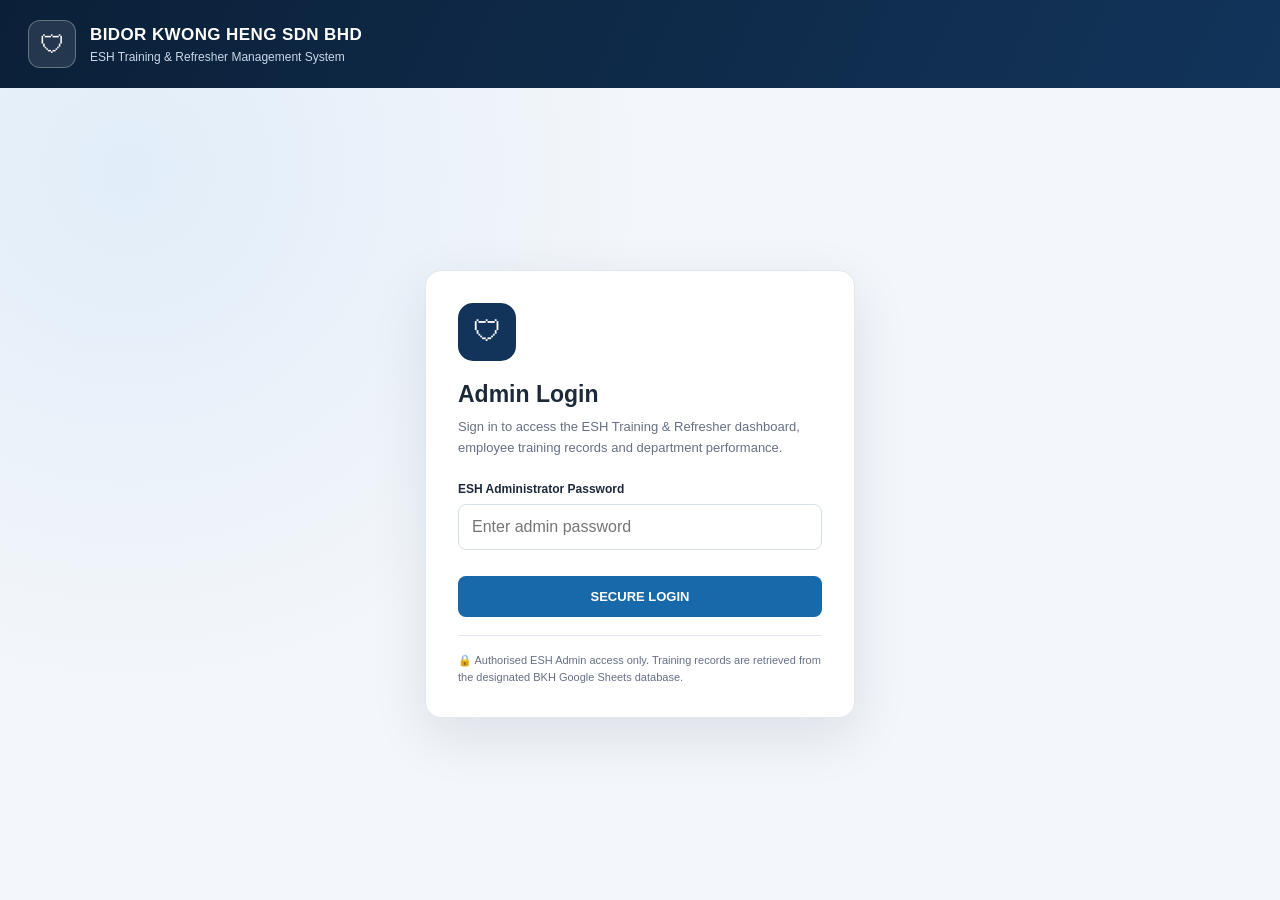
<file: training.html>
<!DOCTYPE html>
<html lang="en">
<head>
<meta charset="UTF-8">
<meta name="viewport" content="width=device-width, initial-scale=1.0">
<meta name="theme-color" content="#12345a">
<title>BKH ESH | Training & Refresher Dashboard</title>

<style>
:root {
  --navy: #12345a;
  --navy-dark: #0b2038;
  --blue: #1769aa;
  --blue-light: #eaf3fc;
  --red: #c62828;
  --green: #16805d;
  --orange: #b76a10;
  --bg: #f3f6fa;
  --card: #ffffff;
  --text: #1d2939;
  --muted: #667085;
  --border: #e2e8f0;
  --shadow: 0 5px 18px rgba(16, 40, 72, .06);
}

* { box-sizing: border-box; }

body {
  margin: 0;
  font-family: Arial, Helvetica, sans-serif;
  background: var(--bg);
  color: var(--text);
}

button, input, select { font: inherit; }

button { cursor: pointer; }

.hidden { display: none !important; }

.topbar {
  background: linear-gradient(115deg, var(--navy-dark), var(--navy));
  color: white;
  padding: 20px 28px;
  display: flex;
  justify-content: space-between;
  align-items: center;
  gap: 16px;
  flex-wrap: wrap;
}

.brand {
  display: flex;
  align-items: center;
  gap: 14px;
}

.brand-icon {
  width: 48px;
  height: 48px;
  border: 1px solid rgba(255,255,255,.3);
  background: rgba(255,255,255,.1);
  border-radius: 12px;
  display: grid;
  place-items: center;
  font-size: 25px;
}

.brand h1 {
  font-size: 17px;
  margin: 0 0 5px;
  letter-spacing: .4px;
}

.brand p {
  margin: 0;
  font-size: 12px;
  color: #c9d8ea;
}

.top-actions {
  display: flex;
  align-items: center;
  gap: 10px;
  flex-wrap: wrap;
}

.admin-pill {
  font-size: 12px;
  padding: 9px 12px;
  border-radius: 20px;
  background: rgba(255,255,255,.12);
  border: 1px solid rgba(255,255,255,.16);
}

.btn {
  border: 0;
  border-radius: 8px;
  padding: 10px 14px;
  font-weight: 700;
  font-size: 13px;
  transition: .15s ease;
}

.btn-primary {
  background: var(--blue);
  color: white;
}

.btn-primary:hover { background: #10578e; }

.btn-light {
  background: white;
  color: var(--navy);
}

.btn-outline {
  border: 1px solid var(--border);
  background: white;
  color: var(--text);
}

.btn-danger {
  background: #fff0f0;
  color: var(--red);
}

.page {
  max-width: 1500px;
  padding: 25px;
  margin: auto;
}

.page-heading {
  display: flex;
  justify-content: space-between;
  align-items: flex-start;
  gap: 15px;
  flex-wrap: wrap;
  margin-bottom: 22px;
}

.page-heading h2 {
  font-size: 25px;
  margin: 0 0 7px;
}

.page-heading p {
  color: var(--muted);
  margin: 0;
  font-size: 13px;
  line-height: 1.5;
}

.update-text {
  color: var(--muted);
  font-size: 12px;
  margin-top: 7px;
}

.kpi-grid {
  display: grid;
  grid-template-columns: repeat(4, minmax(0, 1fr));
  gap: 16px;
  margin-bottom: 22px;
}

.card {
  background: var(--card);
  border: 1px solid var(--border);
  border-radius: 13px;
  box-shadow: var(--shadow);
}

.kpi {
  padding: 19px;
  min-height: 140px;
}

.kpi-top {
  display: flex;
  align-items: center;
  justify-content: space-between;
  gap: 8px;
}

.kpi-label {
  color: var(--muted);
  font-size: 12px;
  font-weight: 700;
}

.kpi-icon {
  width: 36px;
  height: 36px;
  border-radius: 10px;
  display: grid;
  place-items: center;
  font-size: 18px;
  background: var(--blue-light);
}

.kpi-value {
  font-size: 30px;
  font-weight: 800;
  margin-top: 16px;
  letter-spacing: -.6px;
}

.kpi-note {
  margin-top: 5px;
  color: var(--muted);
  font-size: 11px;
}

.content-grid {
  display: grid;
  grid-template-columns: minmax(0, 1.1fr) minmax(0, 1.9fr);
  gap: 18px;
  margin-bottom: 22px;
}

.panel {
  padding: 20px;
  min-width: 0;
}

.panel-heading {
  display: flex;
  justify-content: space-between;
  align-items: center;
  gap: 10px;
  margin-bottom: 18px;
}

.panel-heading h3 {
  font-size: 15px;
  margin: 0;
}

.panel-heading p {
  margin: 5px 0 0;
  color: var(--muted);
  font-size: 11px;
}

.progress-wrap { margin-bottom: 19px; }

.progress-label {
  display: flex;
  justify-content: space-between;
  gap: 10px;
  margin-bottom: 8px;
  font-size: 12px;
}

.progress-label span:first-child { color: var(--muted); }

.progress-track {
  height: 9px;
  border-radius: 20px;
  background: #edf0f4;
  overflow: hidden;
}

.progress-fill {
  height: 100%;
  border-radius: 20px;
  background: var(--blue);
  width: 0;
  transition: width .3s;
}

.progress-fill.green { background: var(--green); }
.progress-fill.red { background: var(--red); }

.department-list {
  display: grid;
  gap: 15px;
}

.department-row {
  border-bottom: 1px solid #f0f2f5;
  padding-bottom: 13px;
}

.department-row:last-child {
  border-bottom: 0;
  padding-bottom: 0;
}

.department-name {
  font-size: 12px;
  font-weight: 700;
  margin-bottom: 8px;
  display: flex;
  justify-content: space-between;
  gap: 10px;
}

.department-meta {
  display: flex;
  justify-content: space-between;
  gap: 8px;
  font-size: 11px;
  color: var(--muted);
  margin-top: 7px;
}

.table-panel { overflow: hidden; }

.filters {
  display: flex;
  gap: 9px;
  flex-wrap: wrap;
  margin-bottom: 16px;
}

.field {
  padding: 10px 11px;
  min-width: 145px;
  border: 1px solid #d6dee8;
  background: white;
  border-radius: 8px;
  color: var(--text);
  outline: none;
  font-size: 12px;
}

.field:focus {
  border-color: var(--blue);
  box-shadow: 0 0 0 3px rgba(23,105,170,.1);
}

.search-field {
  flex: 1;
  min-width: 220px;
}

.table-wrap {
  width: 100%;
  overflow-x: auto;
}

table {
  width: 100%;
  border-collapse: collapse;
  min-width: 920px;
}

th {
  background: #f7f9fc;
  color: #5d6a7b;
  font-size: 10px;
  text-transform: uppercase;
  letter-spacing: .5px;
  text-align: left;
  padding: 13px 12px;
  border-bottom: 1px solid var(--border);
  white-space: nowrap;
}

td {
  padding: 13px 12px;
  border-bottom: 1px solid #edf0f4;
  font-size: 12px;
  vertical-align: middle;
}

tbody tr:hover { background: #f9fbfe; }

.employee-name { font-weight: 700; }

.sub-text {
  font-size: 10px;
  color: var(--muted);
  margin-top: 4px;
}

.status {
  display: inline-block;
  border-radius: 20px;
  padding: 5px 9px;
  font-size: 10px;
  font-weight: 800;
}

.status-pass {
  background: #e4f7ed;
  color: #147548;
}

.status-fail {
  background: #ffebeb;
  color: #b42318;
}

.status-other {
  background: #edf1f6;
  color: #475467;
}

.empty-state {
  padding: 35px 15px;
  text-align: center;
  color: var(--muted);
  font-size: 13px;
}

.table-footer {
  display: flex;
  justify-content: space-between;
  gap: 10px;
  flex-wrap: wrap;
  padding-top: 15px;
  color: var(--muted);
  font-size: 11px;
}

.footer {
  text-align: center;
  padding: 24px 12px;
  color: var(--muted);
  font-size: 11px;
}

.login-screen {
  min-height: calc(100vh - 88px);
  display: grid;
  place-items: center;
  padding: 28px 16px;
  background:
    radial-gradient(circle at 10% 10%, #e1edf9, transparent 38%),
    var(--bg);
}

.login-card {
  width: 100%;
  max-width: 430px;
  background: white;
  border: 1px solid var(--border);
  border-radius: 16px;
  padding: 32px;
  box-shadow: 0 18px 55px rgba(16,40,72,.1);
}

.login-emblem {
  width: 58px;
  height: 58px;
  border-radius: 15px;
  background: var(--navy);
  color: white;
  display: grid;
  place-items: center;
  font-size: 29px;
  margin-bottom: 20px;
}

.login-card h2 {
  margin: 0 0 9px;
  font-size: 23px;
}

.login-card p {
  color: var(--muted);
  font-size: 13px;
  line-height: 1.6;
  margin: 0 0 24px;
}

.form-label {
  display: block;
  font-size: 12px;
  font-weight: 700;
  margin: 0 0 8px;
}

.login-input {
  width: 100%;
  padding: 13px;
  border: 1px solid #d6dee8;
  border-radius: 8px;
  margin-bottom: 14px;
}

.login-input:focus {
  outline: 2px solid #d4e7fa;
  border-color: var(--blue);
}

.login-error {
  color: var(--red);
  font-size: 12px;
  line-height: 1.5;
  margin: 0 0 12px;
}

.login-security {
  margin-top: 18px;
  padding-top: 16px;
  border-top: 1px solid var(--border);
  font-size: 11px;
  color: var(--muted);
  line-height: 1.5;
}

.loading-line {
  color: var(--blue);
  font-size: 12px;
  margin-top: 12px;
}

.notice {
  padding: 13px 15px;
  border-radius: 9px;
  margin-bottom: 18px;
  font-size: 12px;
  line-height: 1.5;
}

.notice-error {
  color: #8f1d18;
  background: #fff0ef;
  border: 1px solid #ffd4d0;
}

.notice-info {
  color: #164b7a;
  background: #eaf3fc;
  border: 1px solid #d1e5fa;
}

@media (max-width: 1050px) {
  .kpi-grid { grid-template-columns: repeat(2, minmax(0, 1fr)); }
  .content-grid { grid-template-columns: 1fr; }
}

@media (max-width: 600px) {
  .topbar { padding: 17px; }
  .brand h1 { font-size: 14px; }
  .brand p { font-size: 11px; }
  .brand-icon { width: 42px; height: 42px; }
  .page { padding: 16px; }
  .page-heading h2 { font-size: 21px; }
  .kpi-grid { gap: 10px; }
  .kpi { padding: 14px; min-height: 125px; }
  .kpi-value { font-size: 25px; }
  .kpi-label { font-size: 11px; }
  .panel { padding: 15px; }
  .login-card { padding: 25px; }
  .search-field { min-width: 100%; }
  .filters .field { flex: 1; }
}
</style>
</head>

<body>

<header class="topbar">
  <div class="brand">
    <div class="brand-icon">🛡</div>
    <div>
      <h1>BIDOR KWONG HENG SDN BHD</h1>
      <p>ESH Training &amp; Refresher Management System</p>
    </div>
  </div>

  <div id="headerActions" class="top-actions hidden">
    <span class="admin-pill">● ESH ADMIN</span>
    <button id="refreshBtn" class="btn btn-light" type="button">
      ↻ Refresh
    </button>
    <button id="logoutBtn" class="btn btn-light" type="button">
      Log Out
    </button>
  </div>
</header>

<main id="loginScreen" class="login-screen">
  <section class="login-card">
    <div class="login-emblem">🛡</div>
    <h2>Admin Login</h2>
    <p>
      Sign in to access the ESH Training &amp; Refresher dashboard,
      employee training records and department performance.
    </p>

    <form id="loginForm">
      <label class="form-label" for="adminPassword">
        ESH Administrator Password
      </label>
      <input
        id="adminPassword"
        class="login-input"
        type="password"
        autocomplete="current-password"
        placeholder="Enter admin password"
        required
      >

      <div id="loginError" class="login-error" role="alert"></div>

      <button id="loginBtn" class="btn btn-primary"
        style="width:100%;padding:13px" type="submit">
        SECURE LOGIN
      </button>
      <div id="loginLoading" class="loading-line" aria-live="polite"></div>
    </form>

    <div class="login-security">
      🔒 Authorised ESH Admin access only. Training records are retrieved
      from the designated BKH Google Sheets database.
    </div>
  </section>
</main>

<main id="dashboardScreen" class="page hidden">
  <div id="dashboardNotice"></div>

  <section class="page-heading">
    <div>
      <h2>Training Dashboard</h2>
      <p>
        Monitor employee training results, refresher needs and
        department-level performance.
      </p>
      <div id="lastUpdated" class="update-text">
        Waiting for database connection…
      </div>
    </div>

    <div class="top-actions">
      <button id="exportBtn" class="btn btn-primary" type="button">
        ↓ Export CSV
      </button>
      <button id="printBtn" class="btn btn-outline" type="button">
        Print Report
      </button>
    </div>
  </section>

  <section class="kpi-grid">
    <article class="card kpi">
      <div class="kpi-top">
        <span class="kpi-label">UNIQUE EMPLOYEES</span>
        <span class="kpi-icon">👥</span>
      </div>
      <div id="kpiEmployees" class="kpi-value">—</div>
      <div class="kpi-note">Employees with training records</div>
    </article>

    <article class="card kpi">
      <div class="kpi-top">
        <span class="kpi-label">LATEST PASS RATE</span>
        <span class="kpi-icon">✓</span>
      </div>
      <div id="kpiPassRate" class="kpi-value">—</div>
      <div class="kpi-note">Based on each employee's latest topic attempt</div>
    </article>

    <article class="card kpi">
      <div class="kpi-top">
        <span class="kpi-label">TRAINING SUBMISSIONS</span>
        <span class="kpi-icon">▤</span>
      </div>
      <div id="kpiSubmissions" class="kpi-value">—</div>
      <div class="kpi-note">All recorded attempts</div>
    </article>

    <article class="card kpi">
      <div class="kpi-top">
        <span class="kpi-label">REFRESHER REQUIRED</span>
        <span class="kpi-icon">↻</span>
      </div>
      <div id="kpiRefresher" class="kpi-value">—</div>
      <div class="kpi-note">Latest result is FAIL</div>
    </article>
  </section>

  <section class="content-grid">
    <article class="card panel">
      <div class="panel-heading">
        <div>
          <h3>Overall Result Summary</h3>
          <p>Latest result for each employee and training topic</p>
        </div>
      </div>

      <div class="progress-wrap">
        <div class="progress-label">
          <span>Passed</span>
          <strong id="passSummary">0</strong>
        </div>
        <div class="progress-track">
          <div id="passBar" class="progress-fill green"></div>
        </div>
      </div>

      <div class="progress-wrap">
        <div class="progress-label">
          <span>Failed</span>
          <strong id="failSummary">0</strong>
        </div>
        <div class="progress-track">
          <div id="failBar" class="progress-fill red"></div>
        </div>
      </div>

      <div class="progress-wrap">
        <div class="progress-label">
          <span>Training topics recorded</span>
          <strong id="topicSummary">0</strong>
        </div>
      </div>

      <div class="notice notice-info" style="margin:18px 0 0">
        Pass requirement for Safety Awareness Training: 80% (8 out of 10).
        A failed latest attempt is counted as requiring refresher follow-up.
      </div>
    </article>

    <article class="card panel">
      <div class="panel-heading">
        <div>
          <h3>Department Performance</h3>
          <p>Based on each employee's latest result per training topic</p>
        </div>
      </div>
      <div id="departmentList" class="department-list">
        <div class="empty-state">Loading department data…</div>
      </div>
    </article>
  </section>

  <section class="card panel table-panel">
    <div class="panel-heading">
      <div>
        <h3>Employee Training Records</h3>
        <p>Search records and filter by department or result</p>
      </div>
    </div>

    <div class="filters">
      <input
        id="searchInput"
        class="field search-field"
        type="search"
        placeholder="Search employee ID, name or training topic…"
      >

      <select id="departmentFilter" class="field">
        <option value="">All departments</option>
      </select>

      <select id="resultFilter" class="field">
        <option value="">All results</option>
        <option value="PASS">Pass</option>
        <option value="FAIL">Fail</option>
      </select>
    </div>

    <div class="table-wrap">
      <table>
        <thead>
          <tr>
            <th>Employee</th>
            <th>Department</th>
            <th>Training Topic</th>
            <th>Date &amp; Time</th>
            <th>Score</th>
            <th>Percentage</th>
            <th>Result</th>
            <th>Attempt</th>
          </tr>
        </thead>
        <tbody id="recordsBody">
          <tr>
            <td colspan="8" class="empty-state">
              Waiting for database connection…
            </td>
          </tr>
        </tbody>
      </table>
    </div>

    <div class="table-footer">
      <span id="recordCount">0 records</span>
      <span>Newest submissions appear first</span>
    </div>
  </section>

  <footer class="footer">
    BIDOR KWONG HENG SDN BHD · ESH Training &amp; Refresher Management System
  </footer>
</main>

<iframe
  id="apiFrame"
  name="bkhTrainingDashboardFrame"
  title="Training API response"
  style="display:none"
  aria-hidden="true">
</iframe>

<script>
"use strict";

/* =========================================================
   API CONFIGURATION
========================================================= */

const TRAINING_API_URL =
  "https://script.google.com/macros/s/AKfycbx3lclVKl_nxJpmCmoln862U6_xwdTUB9SRSbMI2jCewvHtzd_yXyTEA08wGcMqAQ/exec";

let adminPassword = "";
let dashboardRecords = [];
let departmentData = [];
let latestEmployeeRecords = [];
let currentRequestId = "";
let requestTimer = null;
let requestInProgress = false;


/* =========================================================
   DOM HELPERS
========================================================= */

const $ = function(id) {
  return document.getElementById(id);
};

function escapeHtml(value) {
  return String(value == null ? "" : value).replace(/[&<>"']/g, function(ch) {
    return {
      "&": "&amp;",
      "<": "&lt;",
      ">": "&gt;",
      '"': "&quot;",
      "'": "&#39;"
    }[ch];
  });
}

function formatNumber(value) {
  return (Number(value) || 0).toLocaleString();
}

function showNotice(message, type) {
  $("dashboardNotice").innerHTML = message
    ? '<div class="notice ' +
      (type === "error" ? "notice-error" : "notice-info") +
      '">' + escapeHtml(message) + '</div>'
    : "";
}


/* =========================================================
   CROSS-ORIGIN FORM REQUEST
   GitHub Pages -> Apps Script Web App
========================================================= */

function sendApiRequest(payload) {
  return new Promise(function(resolve, reject) {
    if (requestInProgress) {
      reject(new Error("A request is already in progress."));
      return;
    }

    requestInProgress = true;

    const requestId = Date.now().toString() + "-" +
      Math.random().toString(36).slice(2);

    currentRequestId = requestId;
    payload.requestId = requestId;

    const frame = $("apiFrame");
    const form = document.createElement("form");
    form.method = "POST";
    form.action = TRAINING_API_URL;
    form.target = frame.name;
    form.acceptCharset = "UTF-8";
    form.style.display = "none";

    const field = document.createElement("input");
    field.type = "hidden";
    field.name = "payload";
    field.value = JSON.stringify(payload);

    form.appendChild(field);
    document.body.appendChild(form);

    requestTimer = setTimeout(function() {
      if (currentRequestId !== requestId) return;

      currentRequestId = "";
      requestInProgress = false;
      form.remove();

      reject(new Error(
        "The server did not respond in time. Check your connection " +
        "and whether the Web App deployment is accessible."
      ));
    }, 30000);

    form.submit();
    form.remove();

    window.__bkhResolveTrainingRequest = function(response) {
      if (!response || response.requestId !== requestId) return;

      clearTimeout(requestTimer);
      currentRequestId = "";
      requestInProgress = false;
      window.__bkhResolveTrainingRequest = null;
      resolve(response);
    };
  });
}


/* Apps Script response message */
window.addEventListener("message", function(event) {
  const message = event.data;

  if (!message || message.type !== "BKH_TRAINING_RESULT") return;
  if (!message.payload) return;

  if (typeof window.__bkhResolveTrainingRequest === "function") {
    window.__bkhResolveTrainingRequest(message.payload);
  }
});


/* =========================================================
   ADMIN LOGIN / LOGOUT
========================================================= */

$("loginForm").addEventListener("submit", async function(event) {
  event.preventDefault();

  if (requestInProgress) return;

  const password = $("adminPassword").value;
  $("loginError").textContent = "";
  $("loginLoading").textContent = "Verifying administrator access…";
  $("loginBtn").disabled = true;

  try {
    const response = await sendApiRequest({
      action: "adminLogin",
      adminPassword: password
    });

    if (!response.success) {
      throw new Error(response.message || "Login failed.");
    }

    adminPassword = password;
    $("adminPassword").value = "";
    $("loginScreen").classList.add("hidden");
    $("dashboardScreen").classList.remove("hidden");
    $("headerActions").classList.remove("hidden");
    $("loginLoading").textContent = "";

    await loadDashboard();

  } catch (error) {
    $("loginError").textContent = error.message ||
      "Unable to verify admin access.";
  } finally {
    $("loginBtn").disabled = false;
    $("loginLoading").textContent = "";
  }
});


$("logoutBtn").addEventListener("click", function() {
  adminPassword = "";
  dashboardRecords = [];
  departmentData = [];
  latestEmployeeRecords = [];

  $("dashboardScreen").classList.add("hidden");
  $("headerActions").classList.add("hidden");
  $("loginScreen").classList.remove("hidden");
  $("adminPassword").value = "";
  $("loginError").textContent = "";
  $("dashboardNotice").innerHTML = "";
});


/* =========================================================
   LOAD LIVE DATA
========================================================= */

async function loadDashboard() {
  if (!adminPassword || requestInProgress) return;

  $("refreshBtn").disabled = true;
  $("refreshBtn").textContent = "Loading…";
  showNotice("", "");

  try {
    const response = await sendApiRequest({
      action: "getDashboardData",
      adminPassword: adminPassword
    });

    if (!response.success) {
      if (
        String(response.message || "").toLowerCase().includes("password")
      ) {
        adminPassword = "";
        $("dashboardScreen").classList.add("hidden");
        $("headerActions").classList.add("hidden");
        $("loginScreen").classList.remove("hidden");
        $("loginError").textContent =
          "Your admin session could not be verified. Please log in again.";
        return;
      }

      throw new Error(response.message || "Unable to load dashboard data.");
    }

    const summary = response.summary || {};

    dashboardRecords = Array.isArray(response.records)
      ? response.records : [];

    departmentData = Array.isArray(response.departments)
      ? response.departments : [];

    latestEmployeeRecords = Array.isArray(response.latestEmployeeRecords)
      ? response.latestEmployeeRecords : [];

    renderSummary(summary);
    renderDepartments(departmentData);
    renderDepartmentOptions(dashboardRecords);
    renderRecords();

    $("lastUpdated").textContent =
      "Last updated: " + (response.updatedAt || "Unknown") +
      " · Connected to Google Sheets";

  } catch (error) {
    showNotice(error.message || "Failed to load training data.", "error");
  } finally {
    $("refreshBtn").disabled = false;
    $("refreshBtn").textContent = "↻ Refresh";
  }
}


function renderSummary(summary) {
  $("kpiEmployees").textContent =
    formatNumber(summary.uniqueEmployees);

  $("kpiPassRate").textContent =
    (Number(summary.passRate) || 0) + "%";

  $("kpiSubmissions").textContent =
    formatNumber(summary.totalSubmissions);

  $("kpiRefresher").textContent =
    formatNumber(summary.refresherRequired);

  $("passSummary").textContent =
    formatNumber(summary.passCount);

  $("failSummary").textContent =
    formatNumber(summary.failCount);

  $("topicSummary").textContent =
    formatNumber(summary.topicCount);

  const total = Number(summary.latestEmployeeTopicRecords) || 0;
  const pass = Number(summary.passCount) || 0;
  const fail = Number(summary.failCount) || 0;

  $("passBar").style.width =
    (total ? (pass / total) * 100 : 0) + "%";

  $("failBar").style.width =
    (total ? (fail / total) * 100 : 0) + "%";
}


/* =========================================================
   DEPARTMENT PERFORMANCE
========================================================= */

function renderDepartments(departments) {
  const container = $("departmentList");

  if (!departments.length) {
    container.innerHTML =
      '<div class="empty-state">No department training records yet.</div>';
    return;
  }

  container.innerHTML = departments.map(function(item) {
    const rate = Math.max(0, Math.min(100, Number(item.passRate) || 0));

    return `
      <div class="department-row">
        <div class="department-name">
          <span>${escapeHtml(item.department)}</span>
          <span>${rate}%</span>
        </div>
        <div class="progress-track">
          <div class="progress-fill ${rate >= 80 ? "green" : ""}"
               style="width:${rate}%"></div>
        </div>
        <div class="department-meta">
          <span>${formatNumber(item.employees)} employee-topic records</span>
          <span>${formatNumber(item.passed)} passed · ${formatNumber(item.failed)} failed</span>
        </div>
      </div>
    `;
  }).join("");
}


/* =========================================================
   SEARCH AND FILTERS
========================================================= */

function renderDepartmentOptions(records) {
  const select = $("departmentFilter");
  const previousValue = select.value;

  const departments = Array.from(new Set(
    records.map(function(record) {
      return String(record.department || "").trim();
    }).filter(Boolean)
  )).sort();

  select.innerHTML =
    '<option value="">All departments</option>' +
    departments.map(function(department) {
      return '<option value="' + escapeHtml(department) + '">' +
        escapeHtml(department) + '</option>';
    }).join("");

  if (departments.includes(previousValue)) {
    select.value = previousValue;
  }
}


function getFilteredRecords() {
  const search = $("searchInput").value.trim().toLowerCase();
  const department = $("departmentFilter").value;
  const result = $("resultFilter").value;

  return dashboardRecords.filter(function(record) {
    const searchText = [
      record.employeeId,
      record.employeeName,
      record.department,
      record.topic
    ].join(" ").toLowerCase();

    if (search && !searchText.includes(search)) return false;
    if (department && record.department !== department) return false;
    if (result && record.result !== result) return false;

    return true;
  });
}


function renderRecords() {
  const records = getFilteredRecords();
  const body = $("recordsBody");

  if (!records.length) {
    body.innerHTML =
      '<tr><td colspan="8" class="empty-state">' +
      'No matching training records found.</td></tr>';
    $("recordCount").textContent = "0 records";
    return;
  }

  body.innerHTML = records.map(function(record) {
    const result = String(record.result || "").toUpperCase();

    const statusClass = result === "PASS"
      ? "status-pass"
      : result === "FAIL" ? "status-fail" : "status-other";

    const statusText = result || "UNKNOWN";

    return `
      <tr>
        <td>
          <div class="employee-name">${escapeHtml(record.employeeName || "—")}</div>
          <div class="sub-text">${escapeHtml(record.employeeId || "—")}</div>
        </td>
        <td>${escapeHtml(record.department || "—")}</td>
        <td>${escapeHtml(record.topic || "—")}</td>
        <td>${escapeHtml(record.submittedAt || "—")}</td>
        <td>${formatNumber(record.score)} / ${formatNumber(record.totalMarks)}</td>
        <td><strong>${formatNumber(record.percentage)}%</strong></td>
        <td><span class="status ${statusClass}">${escapeHtml(statusText)}</span></td>
        <td>${formatNumber(record.attemptNumber)}</td>
      </tr>
    `;
  }).join("");

  $("recordCount").textContent =
    formatNumber(records.length) + " of " +
    formatNumber(dashboardRecords.length) + " records";
}


$("searchInput").addEventListener("input", renderRecords);
$("departmentFilter").addEventListener("change", renderRecords);
$("resultFilter").addEventListener("change", renderRecords);

$("refreshBtn").addEventListener("click", loadDashboard);


/* =========================================================
   CSV EXPORT
========================================================= */

function csvCell(value) {
  const text = String(value == null ? "" : value);
  return '"' + text.replace(/"/g, '""') + '"';
}

$("exportBtn").addEventListener("click", function() {
  const records = getFilteredRecords();

  const headings = [
    "Employee ID",
    "Employee Name",
    "Department",
    "Training Topic",
    "Submission Date Time",
    "Score",
    "Total Marks",
    "Percentage",
    "Result",
    "Attempt Number"
  ];

  const rows = records.map(function(record) {
    return [
      record.employeeId,
      record.employeeName,
      record.department,
      record.topic,
      record.submittedAt,
      record.score,
      record.totalMarks,
      record.percentage,
      record.result,
      record.attemptNumber
    ];
  });

  const csv = "\uFEFF" +
    [headings].concat(rows)
      .map(function(row) {
        return row.map(csvCell).join(",");
      })
      .join("\r\n");

  const blob = new Blob([csv], {
    type: "text/csv;charset=utf-8;"
  });

  const url = URL.createObjectURL(blob);
  const link = document.createElement("a");

  link.href = url;
  link.download = "BKH_ESH_Training_Records.csv";

  document.body.appendChild(link);
  link.click();
  link.remove();

  URL.revokeObjectURL(url);
});


/* =========================================================
   PRINT
========================================================= */

$("printBtn").addEventListener("click", function() {
  window.print();
});
</script>

<style>
@media print {
  body { background: white; }
  .topbar { background: white !important; color: black; padding: 10px 0; }
  .topbar p { color: #555 !important; }
  .top-actions, .filters, .footer, #dashboardNotice { display: none !important; }
  .page { max-width: none; padding: 0; }
  .card { box-shadow: none; break-inside: avoid; }
  .content-grid { grid-template-columns: 1fr 1fr; }
  table { min-width: 0; }
  th, td { font-size: 9px; padding: 6px; }
}
</style>

</body>
</html>
</file>
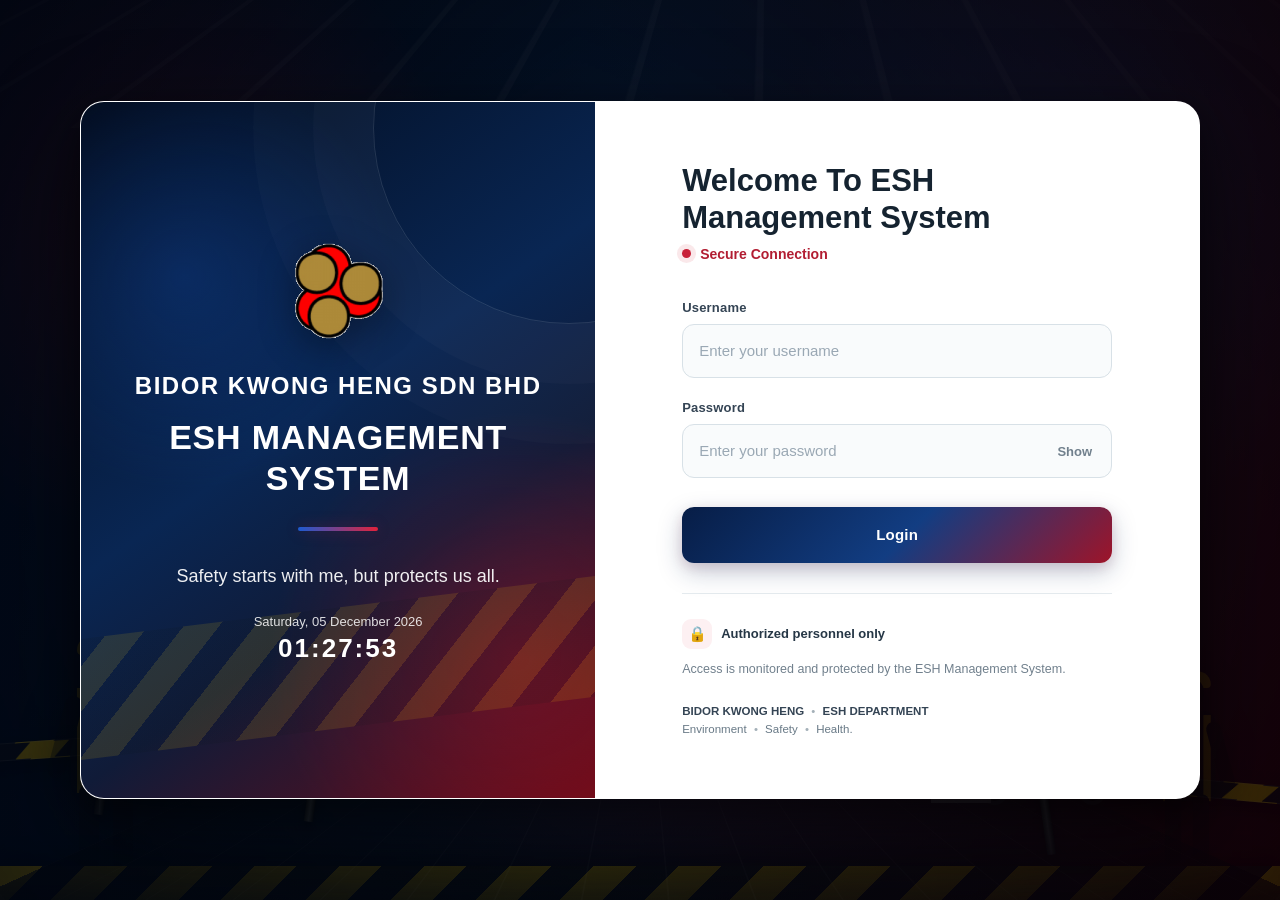
<file: welcome.html>
<!DOCTYPE html>
<html lang="en">
<head>
<meta charset="UTF-8">
<meta name="viewport" content="width=device-width, initial-scale=1.0">

<title>BKH | ESH Management System</title>
<meta name="theme-color" content="#102746">

<style>
:root {
    --navy: #102746;
    --navy-dark: #081629;
    --blue: #1b4777;
    --red: #d62832;
    --white: #ffffff;
    --muted: #c6d1df;
    --background: #eef2f7;
}

* {
    margin: 0;
    padding: 0;
    box-sizing: border-box;
}

html {
    min-height: 100%;
}

body {
    min-height: 100vh;
    font-family: "Segoe UI", Arial, sans-serif;
    color: var(--white);
    background: var(--navy-dark);
    overflow-x: hidden;
}

/* =====================================================
   BACKGROUND
===================================================== */

.page-background {
    position: fixed;
    inset: 0;
    z-index: -2;
    overflow: hidden;

    background:
        linear-gradient(
            115deg,
            rgba(5, 16, 32, 0.97) 0%,
            rgba(12, 37, 67, 0.94) 48%,
            rgba(8, 22, 41, 0.97) 100%
        );
}

.page-background::before {
    content: "";
    position: absolute;
    inset: 0;

    background-image:
        linear-gradient(
            135deg,
            transparent 47%,
            rgba(255,255,255,0.035) 48%,
            rgba(255,255,255,0.035) 49%,
            transparent 50%
        );

    background-size: 70px 70px;
    opacity: 0.65;
}

.page-background::after {
    content: "";
    position: absolute;
    width: 650px;
    height: 650px;
    right: -180px;
    top: -180px;
    border: 90px solid rgba(214,40,50,0.12);
    border-radius: 50%;
    box-shadow:
        0 0 0 70px rgba(255,255,255,0.025),
        0 0 0 150px rgba(255,255,255,0.018);
}

/* Decorative safety stripes */

.safety-stripe {
    position: fixed;
    bottom: 0;
    left: 0;
    width: 100%;
    height: 12px;
    z-index: 5;

    background: repeating-linear-gradient(
        135deg,
        #f5bd32 0,
        #f5bd32 24px,
        #101820 24px,
        #101820 48px
    );
}

/* =====================================================
   PAGE LAYOUT
===================================================== */

.page-wrapper {
    min-height: 100vh;
    display: flex;
    flex-direction: column;
    padding: 28px 6%;
}

/* =====================================================
   HEADER
===================================================== */

.top-header {
    display: flex;
    align-items: center;
    justify-content: space-between;
    gap: 24px;
    padding-bottom: 22px;
    border-bottom: 1px solid rgba(255,255,255,0.15);
}

.company-brand {
    display: flex;
    align-items: center;
    gap: 16px;
}

.logo-box {
    width: 78px;
    height: 78px;
    flex-shrink: 0;
    display: flex;
    align-items: center;
    justify-content: center;

    padding: 7px;
    border-radius: 12px;
    background: #ffffff;
    box-shadow: 0 5px 20px rgba(0,0,0,0.22);
}

.logo-box img {
    display: block;
    max-width: 100%;
    max-height: 100%;
    object-fit: contain;
}

.brand-text h1 {
    font-size: clamp(17px, 2vw, 25px);
    line-height: 1.3;
    font-weight: 800;
    letter-spacing: 0.6px;
}

.brand-text p {
    margin-top: 6px;
    font-size: 12px;
    letter-spacing: 2.2px;
    color: #e8b8bd;
    text-transform: uppercase;
}

.header-right {
    text-align: right;
}

.secure-label {
    display: inline-flex;
    align-items: center;
    gap: 8px;
    padding: 9px 13px;
    border-radius: 30px;

    border: 1px solid rgba(90,220,160,0.35);
    background: rgba(40,180,115,0.10);

    color: #a8f0c9;
    font-size: 12px;
    font-weight: 700;
}

.secure-dot {
    width: 8px;
    height: 8px;
    border-radius: 50%;
    background: #48db91;
    box-shadow: 0 0 9px rgba(72,219,145,0.65);
}

#dateTime {
    margin-top: 12px;
    color: var(--muted);
    font-size: 12px;
}

/* =====================================================
   MAIN CONTENT
===================================================== */

.main-content {
    flex: 1;
    width: 100%;
    max-width: 1200px;
    margin: 0 auto;

    display: flex;
    flex-direction: column;
    justify-content: center;

    padding-top: 48px;
    padding-bottom: 48px;
}

.welcome-heading {
    text-align: center;
    margin-bottom: 42px;
}

.eyebrow {
    display: inline-flex;
    align-items: center;
    gap: 10px;

    color: #ff9ca2;
    font-size: 12px;
    font-weight: 800;
    letter-spacing: 3px;
    text-transform: uppercase;

    margin-bottom: 18px;
}

.eyebrow::before,
.eyebrow::after {
    content: "";
    width: 28px;
    height: 2px;
    background: var(--red);
}

.welcome-heading h2 {
    font-size: clamp(30px, 4.2vw, 48px);
    font-weight: 800;
    line-height: 1.2;
    letter-spacing: -0.8px;
}

.welcome-heading h2 span {
    color: #ff555e;
}

.welcome-heading p {
    max-width: 650px;
    margin: 17px auto 0;
    color: #c8d4e3;
    font-size: 15px;
    line-height: 1.8;
}

/* =====================================================
   SYSTEM CARDS
===================================================== */

.system-grid {
    display: grid;
    grid-template-columns: repeat(3, minmax(0, 1fr));
    gap: 24px;
}

.system-card {
    position: relative;
    display: flex;
    flex-direction: column;
    min-height: 300px;
    overflow: hidden;

    padding: 30px 26px 26px;
    border-radius: 18px;

    border: 1px solid rgba(255,255,255,0.13);
    background: linear-gradient(
        155deg,
        rgba(255,255,255,0.105),
        rgba(255,255,255,0.035)
    );

    box-shadow: 0 18px 45px rgba(0,0,0,0.18);

    transition:
        transform 0.25s ease,
        border-color 0.25s ease,
        background 0.25s ease;
}

.system-card::before {
    content: "";
    position: absolute;
    top: 0;
    left: 0;
    width: 100%;
    height: 5px;
    background: var(--card-color, var(--red));
}

.system-card::after {
    content: "";
    position: absolute;
    right: -48px;
    top: -48px;
    width: 125px;
    height: 125px;
    border: 24px solid rgba(255,255,255,0.035);
    border-radius: 50%;
    pointer-events: none;
}

.system-card:hover {
    transform: translateY(-7px);
    border-color: rgba(255,255,255,0.32);
    background: linear-gradient(
        155deg,
        rgba(255,255,255,0.15),
        rgba(255,255,255,0.055)
    );
}

.system-icon {
    width: 64px;
    height: 64px;
    display: flex;
    align-items: center;
    justify-content: center;

    border-radius: 16px;
    margin-bottom: 25px;

    color: #ffffff;
    background: var(--icon-background, #c92231);
    box-shadow: 0 8px 20px rgba(0,0,0,0.16);
}

.system-icon svg {
    width: 32px;
    height: 32px;
    fill: none;
    stroke: currentColor;
    stroke-width: 1.8;
    stroke-linecap: round;
    stroke-linejoin: round;
}

.system-card h3 {
    font-size: 22px;
    font-weight: 750;
    margin-bottom: 12px;
}

.system-card .description {
    color: #c3cede;
    font-size: 14px;
    line-height: 1.8;
    flex: 1;
    margin-bottom: 25px;
}

.system-button {
    display: flex;
    align-items: center;
    justify-content: space-between;
    gap: 12px;

    width: 100%;
    min-height: 49px;
    padding: 13px 16px;

    border: 1px solid rgba(255,255,255,0.16);
    border-radius: 9px;

    background: var(--button-background, #c92231);
    color: #ffffff;

    text-decoration: none;
    font-size: 13px;
    font-weight: 800;
    letter-spacing: 0.4px;

    transition: filter 0.2s ease, transform 0.2s ease;
}

.system-button:hover {
    filter: brightness(1.12);
}

.system-button:focus-visible,
.logout-button:focus-visible {
    outline: 3px solid #ffd45e;
    outline-offset: 4px;
}

.arrow {
    font-size: 21px;
    line-height: 1;
}

/* Individual system themes */

.esh-card {
    --card-color: #e63843;
    --icon-background: #c92231;
    --button-background: #c92231;
}

.sds-card {
    --card-color: #3e9ce8;
    --icon-background: #1768a9;
    --button-background: #1768a9;
}

.training-card {
    --card-color: #edb63b;
    --icon-background: #a87912;
    --button-background: #a87912;
}

/* =====================================================
   BOTTOM INFORMATION
===================================================== */

.safety-message {
    margin-top: 35px;
    padding: 19px 24px;

    display: flex;
    align-items: center;
    justify-content: center;
    gap: 13px;

    border: 1px solid rgba(255,255,255,0.12);
    border-radius: 12px;
    background: rgba(0,0,0,0.13);

    text-align: center;
}

.safety-message .quote-mark {
    color: #ff656d;
    font-size: 32px;
    line-height: 1;
    font-weight: 800;
}

.safety-message p {
    color: #e2e9f2;
    font-size: 14px;
    font-style: italic;
    line-height: 1.6;
}

.safety-message strong {
    color: #ffffff;
    font-style: normal;
}

/* =====================================================
   FOOTER
===================================================== */

.footer {
    display: flex;
    align-items: center;
    justify-content: space-between;
    gap: 20px;

    padding: 20px 0 15px;
    border-top: 1px solid rgba(255,255,255,0.13);
}

.footer p {
    color: #9faec1;
    font-size: 11px;
    line-height: 1.6;
}

.footer-actions {
    display: flex;
    align-items: center;
    gap: 16px;
}

.footer-status {
    color: #a8f0c9;
    font-size: 11px;
    font-weight: 700;
}

.logout-button {
    padding: 9px 14px;
    border: 1px solid rgba(255,255,255,0.24);
    border-radius: 7px;

    color: #ffffff;
    background: rgba(255,255,255,0.06);

    font-size: 11px;
    font-weight: 700;
    cursor: pointer;
}

.logout-button:hover {
    background: rgba(255,255,255,0.13);
}

/* =====================================================
   RESPONSIVE
===================================================== */

@media (max-width: 900px) {
    .page-wrapper {
        padding-left: 4%;
        padding-right: 4%;
    }

    .system-grid {
        grid-template-columns: repeat(2, minmax(0, 1fr));
    }

    .training-card {
        grid-column: 1 / -1;
        min-height: 260px;
    }
}

@media (max-width: 600px) {
    .page-wrapper {
        padding: 18px 18px 24px;
    }

    .top-header {
        align-items: flex-start;
    }

    .company-brand {
        gap: 11px;
    }

    .logo-box {
        width: 55px;
        height: 55px;
        border-radius: 9px;
        padding: 5px;
    }

    .brand-text h1 {
        font-size: 15px;
    }

    .brand-text p {
        font-size: 9px;
        letter-spacing: 1px;
        line-height: 1.6;
    }

    .header-right {
        max-width: 125px;
    }

    .secure-label {
        font-size: 9px;
        padding: 7px 9px;
        gap: 6px;
    }

    #dateTime {
        font-size: 10px;
        line-height: 1.6;
    }

    .main-content {
        padding-top: 40px;
        padding-bottom: 35px;
    }

    .welcome-heading {
        margin-bottom: 30px;
    }

    .welcome-heading h2 {
        font-size: 31px;
    }

    .welcome-heading p {
        font-size: 13px;
    }

    .eyebrow {
        font-size: 10px;
        letter-spacing: 2px;
    }

    .system-grid {
        grid-template-columns: 1fr;
        gap: 17px;
    }

    .system-card,
    .training-card {
        grid-column: auto;
        min-height: 260px;
        padding: 24px;
    }

    .system-icon {
        width: 55px;
        height: 55px;
        margin-bottom: 20px;
    }

    .system-card h3 {
        font-size: 20px;
    }

    .safety-message {
        margin-top: 25px;
        padding: 17px 12px;
    }

    .safety-message p {
        font-size: 12px;
    }

    .footer {
        align-items: flex-start;
        flex-direction: column;
    }

    .footer-actions {
        width: 100%;
        justify-content: space-between;
    }
}

@media (prefers-reduced-motion: reduce) {
    *,
    *::before,
    *::after {
        transition: none !important;
    }
}
</style>
</head>

<body>

<div class="page-background"></div>

<div class="page-wrapper">

    <!-- HEADER -->

    <header class="top-header">

        <div class="company-brand">

            <div class="logo-box">
                <img
                    src="logo_BidorKwongHeng.png"
                    alt="Bidor Kwong Heng company logo"
                    onerror="this.style.display='none';"
                >
            </div>

            <div class="brand-text">
                <h1>BIDOR KWONG HENG SDN BHD</h1>
                <p>ESH Management System</p>
            </div>

        </div>

        <div class="header-right">

            <div class="secure-label">
                <span class="secure-dot"></span>
                SECURE CONNECTION
            </div>

            <div id="dateTime">Loading Malaysia time...</div>

        </div>

    </header>


    <!-- MAIN CONTENT -->

    <main class="main-content">

        <section class="welcome-heading">

            <div class="eyebrow">
                Welcome Back
            </div>

            <h2>
                Welcome to <span>ESH Management</span>
            </h2>

            <p>
                Select the system you need to access.
                Work safely, follow procedures, and help us
                maintain a safer and healthier workplace.
            </p>

        </section>


        <!-- SYSTEM CARDS -->

        <section class="system-grid" aria-label="Available systems">

            <!-- ESH REPORT -->

            <article class="system-card esh-card">

                <div class="system-icon">
                    <svg viewBox="0 0 24 24" aria-hidden="true">
                        <path d="M12 3 21 7.5 12 12 3 7.5 12 3Z"/>
                        <path d="M3 12l9 4.5 9-4.5"/>
                        <path d="M3 16.5 12 21l9-4.5"/>
                    </svg>
                </div>

                <h3>ESH Report</h3>

                <p class="description">
                    Report near misses, unsafe acts and unsafe
                    conditions. Review cases and monitor
                    corrective actions.
                </p>

                <a class="system-button" href="esh.html">
                    <span>OPEN ESH REPORT</span>
                    <span class="arrow" aria-hidden="true">→</span>
                </a>

            </article>


            <!-- SDS LIBRARY -->

            <article class="system-card sds-card">

                <div class="system-icon">
                    <svg viewBox="0 0 24 24" aria-hidden="true">
                        <path d="M6 3h8l5 5v13H6a2 2 0 0 1-2-2V5a2 2 0 0 1 2-2Z"/>
                        <path d="M14 3v5h5"/>
                        <path d="M8 12h8"/>
                        <path d="M8 16h8"/>
                        <path d="M8 8h2"/>
                    </svg>
                </div>

                <h3>SDS Library</h3>

                <p class="description">
                    Access Safety Data Sheets and important
                    chemical safety information to support
                    safe chemical handling.
                </p>

                <a class="system-button" href="sds.html">
                    <span>OPEN SDS LIBRARY</span>
                    <span class="arrow" aria-hidden="true">→</span>
                </a>

            </article>


            <!-- TRAINING -->

            <article class="system-card training-card">

                <div class="system-icon">
                    <svg viewBox="0 0 24 24" aria-hidden="true">
                        <path d="M3 5.5A2.5 2.5 0 0 1 5.5 3H20v16H5.5A2.5 2.5 0 0 0 3 21V5.5Z"/>
                        <path d="M3 17a2.5 2.5 0 0 1 2.5-2.5H20"/>
                        <path d="m9 8 2 2 4-4"/>
                    </svg>
                </div>

                <h3>Training &amp; Refresher</h3>

                <p class="description">
                    Complete ESH safety training, take knowledge
                    assessments and review training results
                    and refresher requirements.
                </p>

                <a class="system-button" href="training.html">
                    <span>OPEN TRAINING SYSTEM</span>
                    <span class="arrow" aria-hidden="true">→</span>
                </a>

            </article>

        </section>


        <!-- SAFETY MESSAGE -->

        <section class="safety-message">

            <span class="quote-mark" aria-hidden="true">“</span>

            <p>
                Safety starts with me,
                <strong>but protects us all.</strong>
            </p>

        </section>

    </main>


    <!-- FOOTER -->

    <footer class="footer">

        <p>
            © <span id="year"></span> Bidor Kwong Heng Sdn Bhd.
            All rights reserved.<br>
            ESH Management System | Authorized Personnel Only
        </p>

        <div class="footer-actions">

            <span class="footer-status">
                ● SYSTEM PORTAL
            </span>

            <button
                class="logout-button"
                type="button"
                onclick="logout()"
            >
                LOG OUT
            </button>

        </div>

    </footer>

</div>

<div class="safety-stripe"></div>

<script>
"use strict";

/* =====================================================
   LOGIN SESSION CHECK
===================================================== */

if (sessionStorage.getItem("loggedIn") !== "true") {
    window.location.replace("esh-login.html");
}

/* =====================================================
   MALAYSIA DATE AND TIME
===================================================== */

function updateMalaysiaTime() {

    const dateTime =
        document.getElementById("dateTime");

    const now = new Date();

    const date = new Intl.DateTimeFormat("en-MY", {
        timeZone: "Asia/Kuala_Lumpur",
        day: "2-digit",
        month: "short",
        year: "numeric"
    }).format(now);

    const time = new Intl.DateTimeFormat("en-MY", {
        timeZone: "Asia/Kuala_Lumpur",
        hour: "2-digit",
        minute: "2-digit",
        second: "2-digit",
        hour12: true
    }).format(now);

    dateTime.textContent = date + " | " + time + " MYT";
}

updateMalaysiaTime();
setInterval(updateMalaysiaTime, 1000);

/* =====================================================
   FOOTER YEAR
===================================================== */

document.getElementById("year").textContent =
    new Intl.DateTimeFormat("en", {
        timeZone: "Asia/Kuala_Lumpur",
        year: "numeric"
    }).format(new Date());

/* =====================================================
   LOG OUT
===================================================== */

function logout() {

    sessionStorage.clear();

    window.location.replace("esh-login.html");
}
</script>

</body>
</html>
</file>
